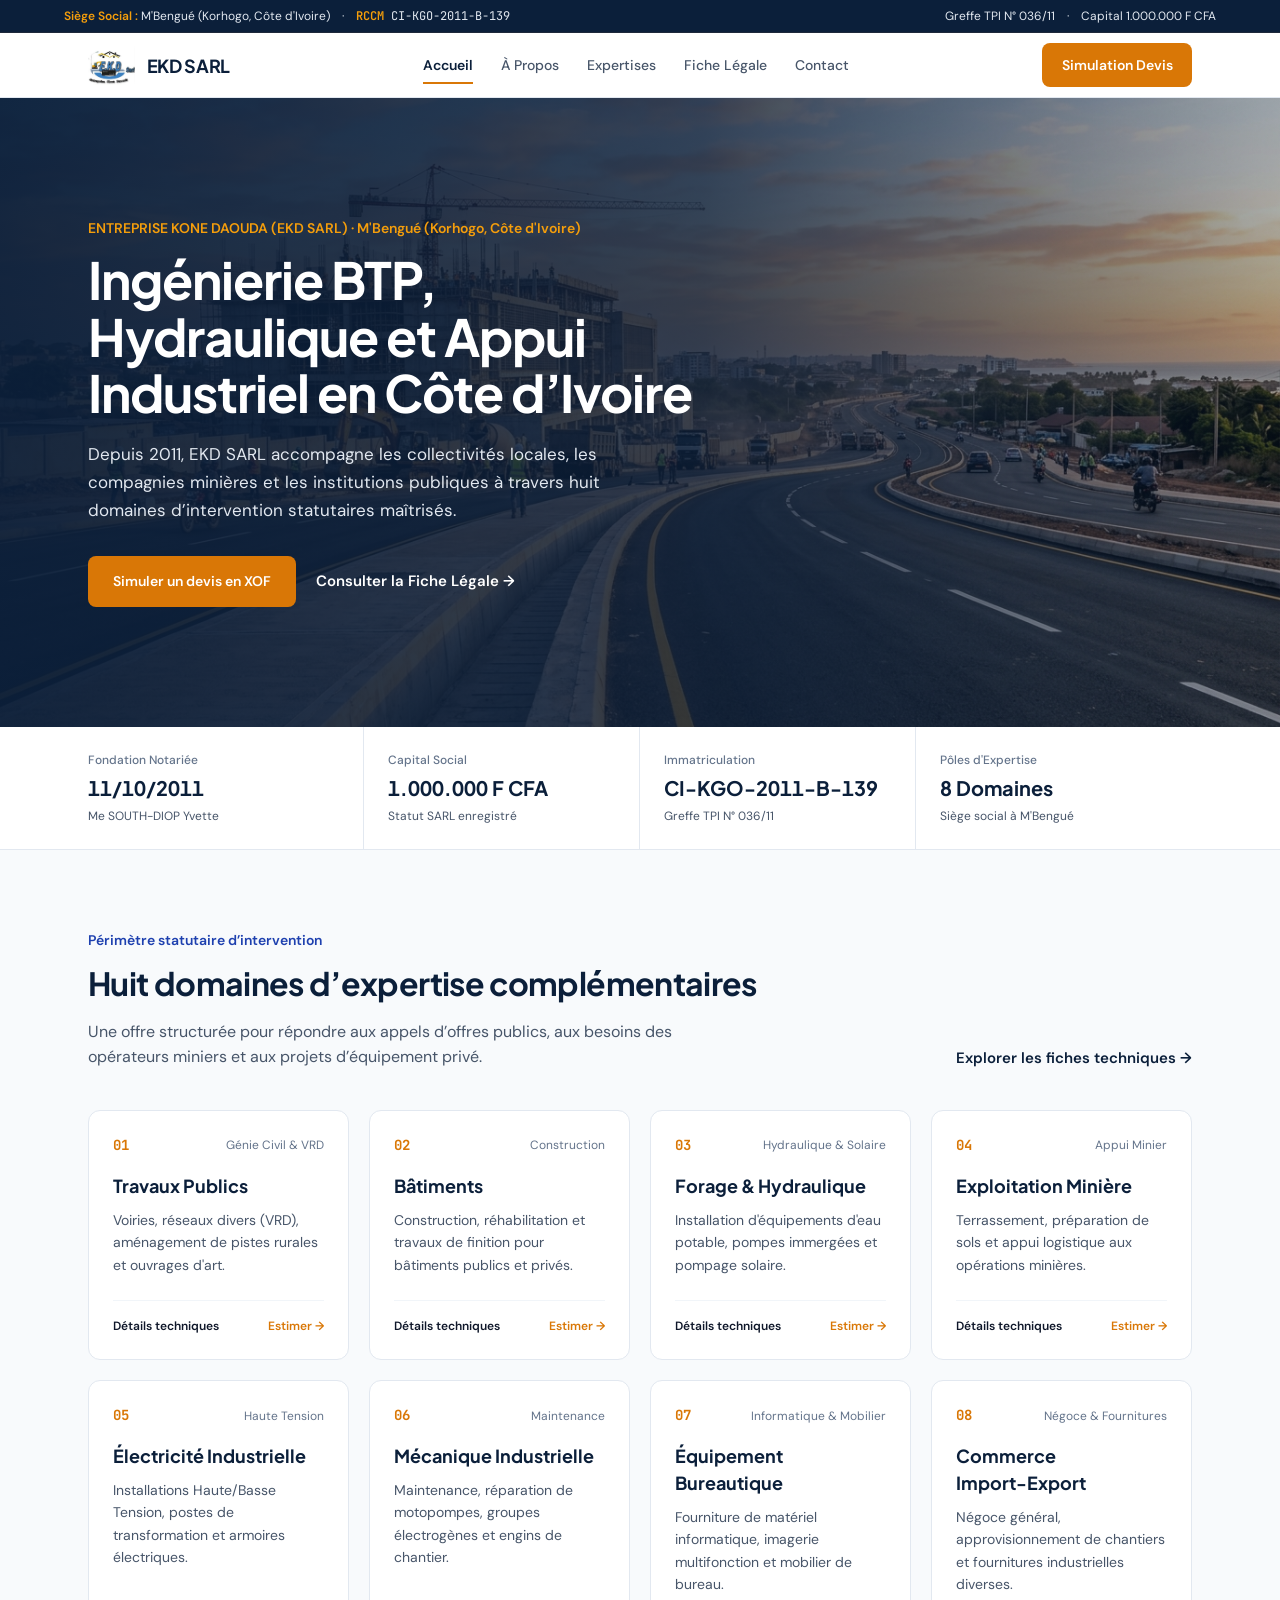
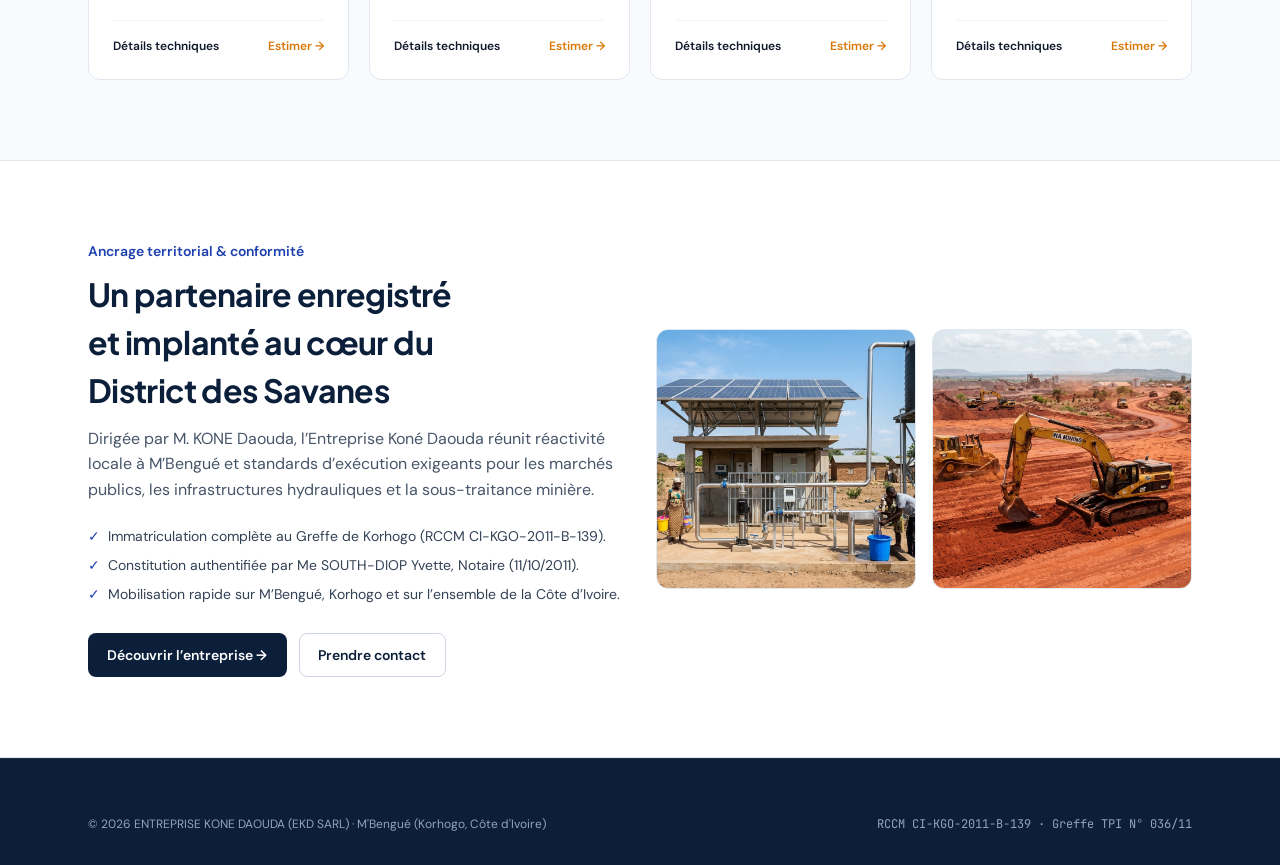
<file: index.html>
<!doctype html>
<html lang="fr">
  <head>
    <meta charset="UTF-8" />
    <meta name="viewport" content="width=device-width, initial-scale=1.0" />
    <title>EKD SARL — Entreprise Koné Daouda | BTP, Hydraulique &amp; Industrie</title>
    <meta name="description" content="Entreprise Koné Daouda (EKD SARL) à M'Bengué, Korhogo (Côte d'Ivoire). 8 domaines d'expertise statutaires, RCCM CI-KGO-2011-B-139." />
    <link rel="stylesheet" href="styles.css" />
  </head>
  <body>
    <div class="top-info-bar">
      <div class="container top-info-inner">
        <div class="top-info-group">
          <span><strong class="top-info-accent">Siège Social :</strong> M'Bengué (Korhogo, Côte d'Ivoire)</span>
          <span>·</span>
          <span class="font-mono"><strong class="top-info-accent">RCCM</strong> CI-KGO-2011-B-139</span>
        </div>
        <div class="top-info-group">
          <span>Greffe TPI N° 036/11</span>
          <span>·</span>
          <span>Capital 1.000.000 F CFA</span>
        </div>
      </div>
    </div>

    <header class="site-header">
      <div class="container header-inner">
        <a href="index.html" class="brand-link">
          <img src="images/logo_ekd_sarl.jpeg" alt="Logo EKD SARL" class="brand-logo" />
          <span class="brand-wordmark">EKD SARL</span>
        </a>
        <nav class="main-nav" aria-label="Navigation principale">
          <a href="index.html" class="nav-link active">Accueil</a>
          <a href="a-propos.html" class="nav-link">À Propos</a>
          <a href="expertises.html" class="nav-link">Expertises</a>
          <a href="fiche-legale.html" class="nav-link">Fiche Légale</a>
          <a href="contact.html" class="nav-link">Contact</a>
        </nav>
        <div class="header-actions">
          <a href="simulation-devis.html" class="btn btn-primary header-cta">Simulation Devis</a>
          <button type="button" class="mobile-menu-btn" aria-label="Ouvrir le menu" onclick="document.getElementById('mobileDrawer').classList.toggle('open')">☰</button>
        </div>
      </div>
      <div id="mobileDrawer" class="mobile-drawer">
        <div class="mobile-drawer-meta">M'Bengué (Korhogo, Côte d'Ivoire) · RCCM CI-KGO-2011-B-139</div>
        <nav class="mobile-drawer-links" aria-label="Navigation mobile">
          <a href="index.html" class="active">Accueil</a>
          <a href="a-propos.html">À Propos</a>
          <a href="expertises.html">Expertises</a>
          <a href="fiche-legale.html">Fiche Légale</a>
          <a href="contact.html">Contact</a>
        </nav>
        <a href="simulation-devis.html" class="btn btn-primary" style="width: 100%">Simulation Devis (XOF)</a>
      </div>
    </header>

    <main>
      <section class="hero-section">
        <img src="images/hero_infrastructure_btp.jpg" alt="Chantier d'infrastructure routière et bâtiment public EKD SARL" class="hero-bg" />
        <div class="hero-scrim" aria-hidden="true"></div>
        <div class="container">
          <div class="hero-content">
            <p class="hero-kicker">ENTREPRISE KONE DAOUDA (EKD SARL) · M'Bengué (Korhogo, Côte d'Ivoire)</p>
            <h1 class="hero-title">Ingénierie BTP, Hydraulique et Appui Industriel en Côte d’Ivoire</h1>
            <p class="hero-subtitle">Depuis 2011, EKD SARL accompagne les collectivités locales, les compagnies minières et les institutions publiques à travers huit domaines d’intervention statutaires maîtrisés.</p>
            <div class="hero-actions">
              <a href="simulation-devis.html" class="btn btn-primary btn-lg">Simuler un devis en XOF</a>
              <a href="fiche-legale.html" class="hero-link">Consulter la Fiche Légale →</a>
            </div>
          </div>
        </div>
      </section>

      <section class="metrics-strip" aria-label="Repères institutionnels">
        <div class="container metrics-grid">
          <div class="metric-cell"><p class="metric-label">Fondation Notariée</p><p class="metric-value tabular-nums">11/10/2011</p><p class="metric-detail">Me SOUTH-DIOP Yvette</p></div>
          <div class="metric-cell"><p class="metric-label">Capital Social</p><p class="metric-value tabular-nums">1.000.000 F CFA</p><p class="metric-detail">Statut SARL enregistré</p></div>
          <div class="metric-cell"><p class="metric-label">Immatriculation</p><p class="metric-value tabular-nums">CI-KGO-2011-B-139</p><p class="metric-detail">Greffe TPI N° 036/11</p></div>
          <div class="metric-cell"><p class="metric-label">Pôles d'Expertise</p><p class="metric-value tabular-nums">8 Domaines</p><p class="metric-detail">Siège social à M'Bengué</p></div>
        </div>
      </section>

      <section class="section">
        <div class="container">
          <div class="section-header">
            <div>
              <p class="section-kicker">Périmètre statutaire d’intervention</p>
              <h2 class="section-title">Huit domaines d’expertise complémentaires</h2>
              <p class="section-lead">Une offre structurée pour répondre aux appels d’offres publics, aux besoins des opérateurs miniers et aux projets d’équipement privé.</p>
            </div>
            <a href="expertises.html" class="hero-link" style="color: var(--navy)">Explorer les fiches techniques →</a>
          </div>
          <div class="grid-4">
            <article class="card"><div><div class="card-meta"><span class="card-num">01</span><span class="card-cat">Génie Civil &amp; VRD</span></div><h3 class="card-title">Travaux Publics</h3><p class="card-text">Voiries, réseaux divers (VRD), aménagement de pistes rurales et ouvrages d'art.</p></div><div class="card-footer"><a href="expertises.html#travaux-publics">Détails techniques</a><a href="simulation-devis.html?domaine=travaux-publics" style="color: var(--amber)">Estimer →</a></div></article>
            <article class="card"><div><div class="card-meta"><span class="card-num">02</span><span class="card-cat">Construction</span></div><h3 class="card-title">Bâtiments</h3><p class="card-text">Construction, réhabilitation et travaux de finition pour bâtiments publics et privés.</p></div><div class="card-footer"><a href="expertises.html#batiments">Détails techniques</a><a href="simulation-devis.html?domaine=batiments" style="color: var(--amber)">Estimer →</a></div></article>
            <article class="card"><div><div class="card-meta"><span class="card-num">03</span><span class="card-cat">Hydraulique &amp; Solaire</span></div><h3 class="card-title">Forage &amp; Hydraulique</h3><p class="card-text">Installation d'équipements d'eau potable, pompes immergées et pompage solaire.</p></div><div class="card-footer"><a href="expertises.html#forage-hydraulique">Détails techniques</a><a href="simulation-devis.html?domaine=forage-hydraulique" style="color: var(--amber)">Estimer →</a></div></article>
            <article class="card"><div><div class="card-meta"><span class="card-num">04</span><span class="card-cat">Appui Minier</span></div><h3 class="card-title">Exploitation Minière</h3><p class="card-text">Terrassement, préparation de sols et appui logistique aux opérations minières.</p></div><div class="card-footer"><a href="expertises.html#exploitation-miniere">Détails techniques</a><a href="simulation-devis.html?domaine=exploitation-miniere" style="color: var(--amber)">Estimer →</a></div></article>
            <article class="card"><div><div class="card-meta"><span class="card-num">05</span><span class="card-cat">Haute Tension</span></div><h3 class="card-title">Électricité Industrielle</h3><p class="card-text">Installations Haute/Basse Tension, postes de transformation et armoires électriques.</p></div><div class="card-footer"><a href="expertises.html#electricite-industrielle">Détails techniques</a><a href="simulation-devis.html?domaine=electricite-industrielle" style="color: var(--amber)">Estimer →</a></div></article>
            <article class="card"><div><div class="card-meta"><span class="card-num">06</span><span class="card-cat">Maintenance</span></div><h3 class="card-title">Mécanique Industrielle</h3><p class="card-text">Maintenance, réparation de motopompes, groupes électrogènes et engins de chantier.</p></div><div class="card-footer"><a href="expertises.html#mecanique-industrielle">Détails techniques</a><a href="simulation-devis.html?domaine=mecanique-industrielle" style="color: var(--amber)">Estimer →</a></div></article>
            <article class="card"><div><div class="card-meta"><span class="card-num">07</span><span class="card-cat">Informatique &amp; Mobilier</span></div><h3 class="card-title">Équipement Bureautique</h3><p class="card-text">Fourniture de matériel informatique, imagerie multifonction et mobilier de bureau.</p></div><div class="card-footer"><a href="expertises.html#equipement-bureautique">Détails techniques</a><a href="simulation-devis.html?domaine=equipement-bureautique" style="color: var(--amber)">Estimer →</a></div></article>
            <article class="card"><div><div class="card-meta"><span class="card-num">08</span><span class="card-cat">Négoce &amp; Fournitures</span></div><h3 class="card-title">Commerce Import-Export</h3><p class="card-text">Négoce général, approvisionnement de chantiers et fournitures industrielles diverses.</p></div><div class="card-footer"><a href="expertises.html#commerce-import-export">Détails techniques</a><a href="simulation-devis.html?domaine=commerce-import-export" style="color: var(--amber)">Estimer →</a></div></article>
          </div>
        </div>
      </section>

      <section class="section section-white">
        <div class="container grid-2" style="align-items: center">
          <div>
            <p class="section-kicker">Ancrage territorial &amp; conformité</p>
            <h2 class="section-title">Un partenaire enregistré et implanté au cœur du District des Savanes</h2>
            <p class="section-lead">Dirigée par M. KONE Daouda, l’Entreprise Koné Daouda réunit réactivité locale à M’Bengué et standards d’exécution exigeants pour les marchés publics, les infrastructures hydrauliques et la sous-traitance minière.</p>
            <ul class="checklist" style="grid-template-columns: 1fr; margin-top: 1.5rem">
              <li>Immatriculation complète au Greffe de Korhogo (RCCM CI-KGO-2011-B-139).</li>
              <li>Constitution authentifiée par Me SOUTH-DIOP Yvette, Notaire (11/10/2011).</li>
              <li>Mobilisation rapide sur M’Bengué, Korhogo et sur l’ensemble de la Côte d’Ivoire.</li>
            </ul>
            <div style="margin-top: 1.75rem; display: flex; flex-wrap: wrap; gap: 0.75rem">
              <a href="a-propos.html" class="btn btn-navy">Découvrir l’entreprise →</a>
              <a href="contact.html" class="btn btn-outline">Prendre contact</a>
            </div>
          </div>
          <div class="grid-2" style="gap: 1rem">
            <img src="images/expertise_forage_hydraulique.jpg" alt="Station de pompage hydraulique solaire EKD SARL" style="width: 100%; height: 260px; object-fit: cover; border-radius: 0.75rem; border: 1px solid var(--border)" />
            <img src="images/expertise_mine_terrassement.jpg" alt="Terrassement et appui logistique aux opérations minières" style="width: 100%; height: 260px; object-fit: cover; border-radius: 0.75rem; border: 1px solid var(--border)" />
          </div>
        </div>
      </section>
    </main>

    <footer class="site-footer">
      <div class="container">
        <div class="footer-bottom" style="padding-top: 0">
          <p>© 2026 ENTREPRISE KONE DAOUDA (EKD SARL) · M'Bengué (Korhogo, Côte d'Ivoire)</p>
          <p class="font-mono">RCCM CI-KGO-2011-B-139 · Greffe TPI N° 036/11</p>
        </div>
      </div>
    </footer>
      <script src="loader.js"></script>
  </body>
</html>
</file>
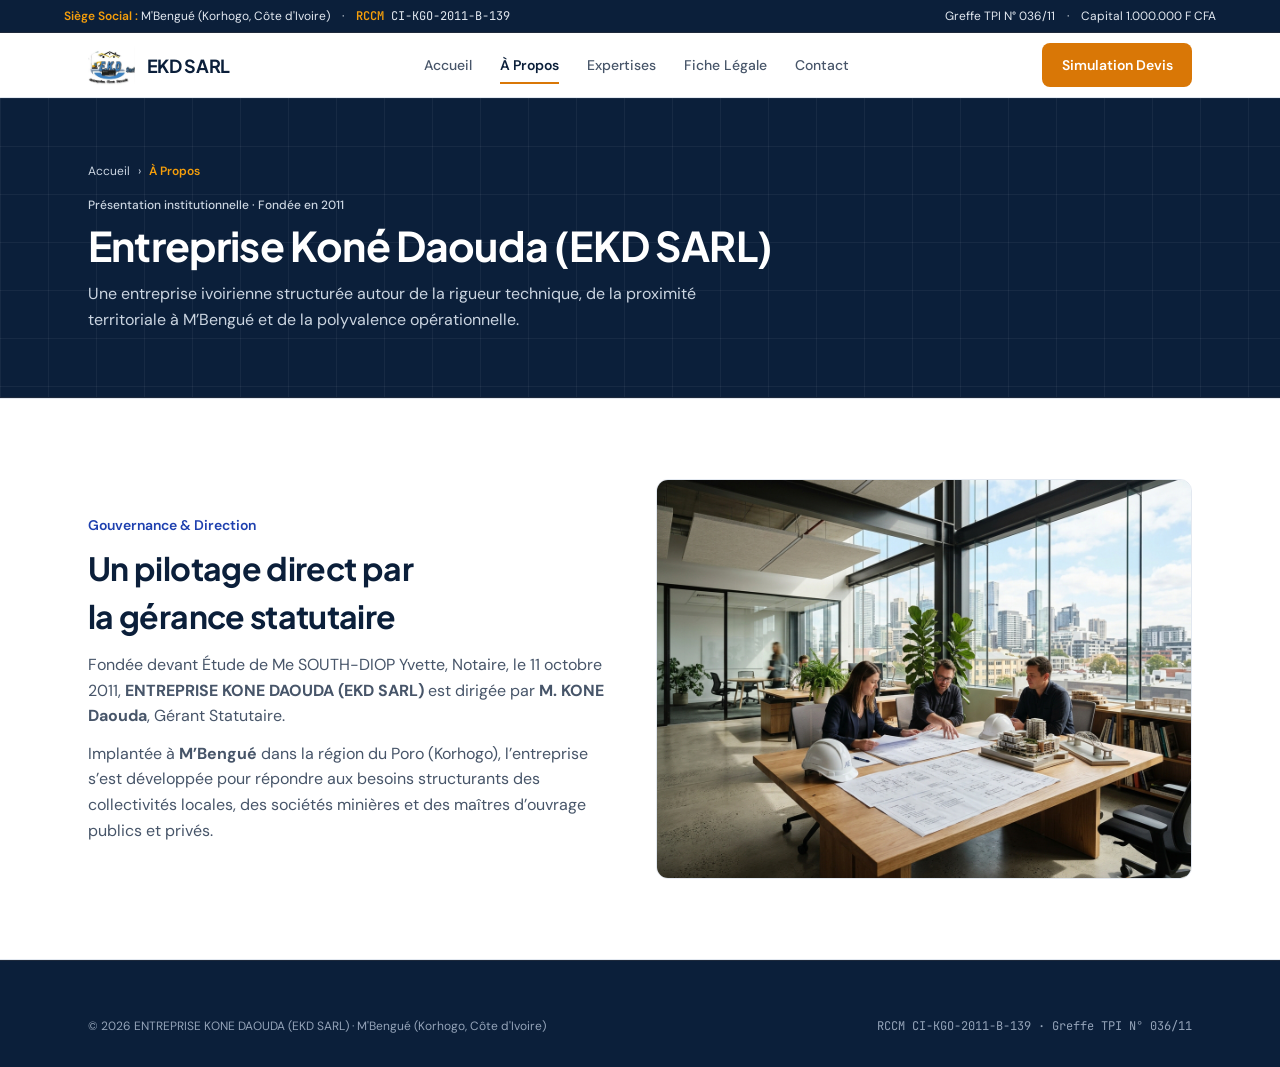
<file: a-propos.html>
<!doctype html>
<html lang="fr">
  <head>
    <meta charset="UTF-8" />
    <meta name="viewport" content="width=device-width, initial-scale=1.0" />
    <title>À Propos — EKD SARL | Entreprise Koné Daouda</title>
    <link rel="stylesheet" href="styles.css" />
  </head>
  <body>
    <div class="top-info-bar">
      <div class="container top-info-inner">
        <div class="top-info-group"><span><strong class="top-info-accent">Siège Social :</strong> M'Bengué (Korhogo, Côte d'Ivoire)</span><span>·</span><span class="font-mono"><strong class="top-info-accent">RCCM</strong> CI-KGO-2011-B-139</span></div>
        <div class="top-info-group"><span>Greffe TPI N° 036/11</span><span>·</span><span>Capital 1.000.000 F CFA</span></div>
      </div>
    </div>
    <header class="site-header">
      <div class="container header-inner">
        <a href="index.html" class="brand-link"><img src="images/logo_ekd_sarl.jpeg" alt="Logo EKD SARL" class="brand-logo" /><span class="brand-wordmark">EKD SARL</span></a>
        <nav class="main-nav" aria-label="Navigation principale">
          <a href="index.html" class="nav-link">Accueil</a>
          <a href="a-propos.html" class="nav-link active">À Propos</a>
          <a href="expertises.html" class="nav-link">Expertises</a>
          <a href="fiche-legale.html" class="nav-link">Fiche Légale</a>
          <a href="contact.html" class="nav-link">Contact</a>
        </nav>
        <div class="header-actions">
          <a href="simulation-devis.html" class="btn btn-primary header-cta">Simulation Devis</a>
          <button type="button" class="mobile-menu-btn" aria-label="Ouvrir le menu" onclick="document.getElementById('mobileDrawer').classList.toggle('open')">☰</button>
        </div>
      </div>
      <div id="mobileDrawer" class="mobile-drawer">
        <div class="mobile-drawer-meta">M'Bengué (Korhogo, Côte d'Ivoire) · RCCM CI-KGO-2011-B-139</div>
        <nav class="mobile-drawer-links" aria-label="Navigation mobile">
          <a href="index.html">Accueil</a><a href="a-propos.html" class="active">À Propos</a><a href="expertises.html">Expertises</a><a href="fiche-legale.html">Fiche Légale</a><a href="contact.html">Contact</a>
        </nav>
        <a href="simulation-devis.html" class="btn btn-primary" style="width: 100%">Simulation Devis (XOF)</a>
      </div>
    </header>
    <main>
      <section class="page-banner">
        <div class="container">
          <nav class="breadcrumb" aria-label="Fil d'Ariane"><a href="index.html">Accueil</a><span>›</span><span class="breadcrumb-current">À Propos</span></nav>
          <p class="banner-kicker">Présentation institutionnelle · Fondée en 2011</p>
          <h1 class="banner-title">Entreprise Koné Daouda (EKD SARL)</h1>
          <p class="banner-subtitle">Une entreprise ivoirienne structurée autour de la rigueur technique, de la proximité territoriale à M’Bengué et de la polyvalence opérationnelle.</p>
        </div>
      </section>
      <section class="section section-white">
        <div class="container grid-2" style="align-items: center">
          <div>
            <p class="section-kicker">Gouvernance &amp; Direction</p>
            <h2 class="section-title">Un pilotage direct par la gérance statutaire</h2>
            <p class="section-lead">Fondée devant Étude de Me SOUTH-DIOP Yvette, Notaire, le 11 octobre 2011, <strong>ENTREPRISE KONE DAOUDA (EKD SARL)</strong> est dirigée par <strong>M. KONE Daouda</strong>, Gérant Statutaire.</p>
            <p class="section-lead">Implantée à <strong>M’Bengué</strong> dans la région du Poro (Korhogo), l’entreprise s’est développée pour répondre aux besoins structurants des collectivités locales, des sociétés minières et des maîtres d’ouvrage publics et privés.</p>
          </div>
          <div><img src="images/about_siege_direction.jpg" alt="Bureau d'études techniques EKD SARL" style="width: 100%; border-radius: 0.75rem; border: 1px solid var(--border)" /></div>
        </div>
      </section>
    </main>
    <footer class="site-footer"><div class="container"><div class="footer-bottom" style="padding-top: 0"><p>© 2026 ENTREPRISE KONE DAOUDA (EKD SARL) · M'Bengué (Korhogo, Côte d'Ivoire)</p><p class="font-mono">RCCM CI-KGO-2011-B-139 · Greffe TPI N° 036/11</p></div></div></footer>
      <script src="loader.js"></script>
  </body>
</html>
</file>
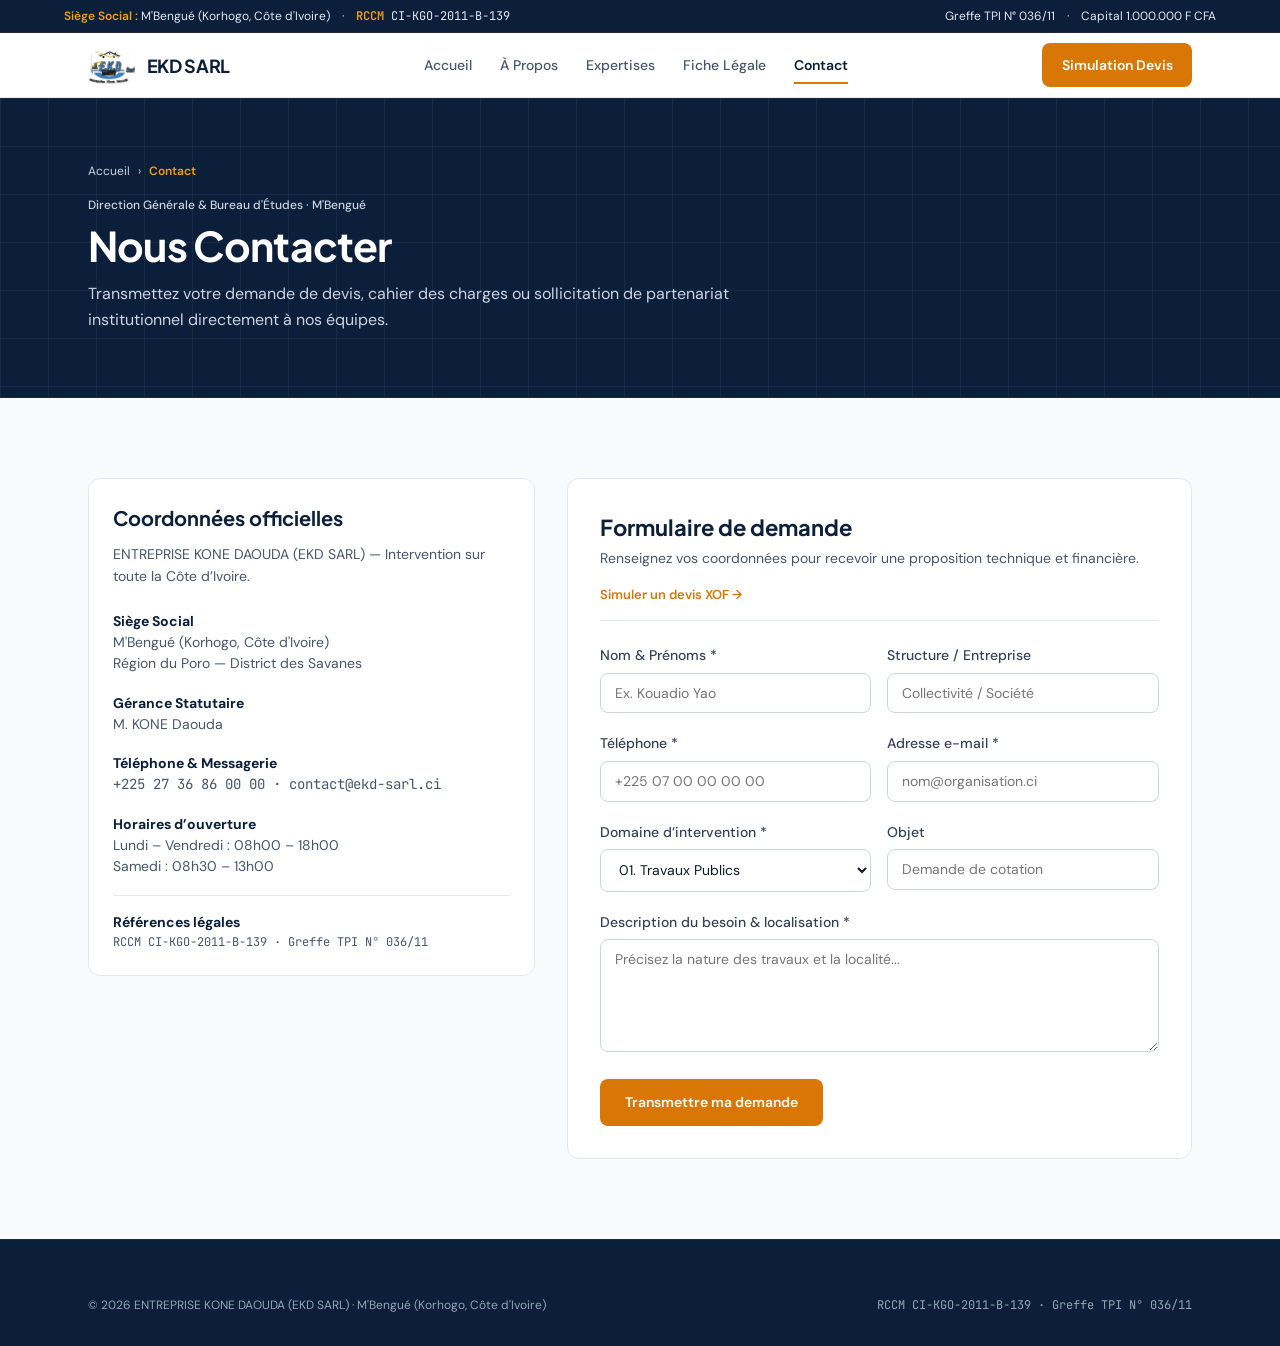
<file: contact.html>
<!doctype html>
<html lang="fr">
  <head>
    <meta charset="UTF-8" />
    <meta name="viewport" content="width=device-width, initial-scale=1.0" />
    <title>Contact — EKD SARL | M'Bengué, Korhogo</title>
    <link rel="stylesheet" href="styles.css" />
  </head>
  <body>
    <div class="top-info-bar">
      <div class="container top-info-inner">
        <div class="top-info-group"><span><strong class="top-info-accent">Siège Social :</strong> M'Bengué (Korhogo, Côte d'Ivoire)</span><span>·</span><span class="font-mono"><strong class="top-info-accent">RCCM</strong> CI-KGO-2011-B-139</span></div>
        <div class="top-info-group"><span>Greffe TPI N° 036/11</span><span>·</span><span>Capital 1.000.000 F CFA</span></div>
      </div>
    </div>
    <header class="site-header">
      <div class="container header-inner">
        <a href="index.html" class="brand-link"><img src="images/logo_ekd_sarl.jpeg" alt="Logo EKD SARL" class="brand-logo" /><span class="brand-wordmark">EKD SARL</span></a>
        <nav class="main-nav" aria-label="Navigation principale">
          <a href="index.html" class="nav-link">Accueil</a><a href="a-propos.html" class="nav-link">À Propos</a><a href="expertises.html" class="nav-link">Expertises</a><a href="fiche-legale.html" class="nav-link">Fiche Légale</a><a href="contact.html" class="nav-link active">Contact</a>
        </nav>
        <div class="header-actions">
          <a href="simulation-devis.html" class="btn btn-primary header-cta">Simulation Devis</a>
          <button type="button" class="mobile-menu-btn" aria-label="Ouvrir le menu" onclick="document.getElementById('mobileDrawer').classList.toggle('open')">☰</button>
        </div>
      </div>
      <div id="mobileDrawer" class="mobile-drawer">
        <div class="mobile-drawer-meta">M'Bengué (Korhogo, Côte d'Ivoire) · RCCM CI-KGO-2011-B-139</div>
        <nav class="mobile-drawer-links" aria-label="Navigation mobile">
          <a href="index.html">Accueil</a><a href="a-propos.html">À Propos</a><a href="expertises.html">Expertises</a><a href="fiche-legale.html">Fiche Légale</a><a href="contact.html" class="active">Contact</a>
        </nav>
        <a href="simulation-devis.html" class="btn btn-primary" style="width: 100%">Simulation Devis (XOF)</a>
      </div>
    </header>
    <main>
      <section class="page-banner">
        <div class="container">
          <nav class="breadcrumb" aria-label="Fil d'Ariane"><a href="index.html">Accueil</a><span>›</span><span class="breadcrumb-current">Contact</span></nav>
          <p class="banner-kicker">Direction Générale &amp; Bureau d'Études · M'Bengué</p>
          <h1 class="banner-title">Nous Contacter</h1>
          <p class="banner-subtitle">Transmettez votre demande de devis, cahier des charges ou sollicitation de partenariat institutionnel directement à nos équipes.</p>
        </div>
      </section>
      <section class="section">
        <div class="container">
          <div class="grid-asymmetric" style="gap: 2rem; align-items: start">
            <div class="card">
              <h2 class="card-title" style="font-size: 1.25rem">Coordonnées officielles</h2>
              <p class="card-text" style="margin-bottom: 1.5rem">ENTREPRISE KONE DAOUDA (EKD SARL) — Intervention sur toute la Côte d’Ivoire.</p>
              <div style="display: flex; flex-direction: column; gap: 1.15rem; font-size: 0.875rem">
                <div><p style="font-weight: 700; color: var(--navy)">Siège Social</p><p style="color: var(--muted)">M'Bengué (Korhogo, Côte d'Ivoire)<br />Région du Poro — District des Savanes</p></div>
                <div><p style="font-weight: 700; color: var(--navy)">Gérance Statutaire</p><p style="color: var(--muted)">M. KONE Daouda</p></div>
                <div><p style="font-weight: 700; color: var(--navy)">Téléphone &amp; Messagerie</p><p class="font-mono" style="color: var(--muted)">+225 27 36 86 00 00 · contact@ekd-sarl.ci</p></div>
                <div><p style="font-weight: 700; color: var(--navy)">Horaires d’ouverture</p><p style="color: var(--muted)">Lundi – Vendredi : 08h00 – 18h00<br />Samedi : 08h30 – 13h00</p></div>
                <div style="padding-top: 1rem; border-top: 1px solid var(--border)"><p style="font-weight: 700; color: var(--navy)">Références légales</p><p class="font-mono" style="font-size: 0.75rem; color: var(--muted)">RCCM CI-KGO-2011-B-139 · Greffe TPI N° 036/11</p></div>
              </div>
            </div>
            <div class="card" style="padding: 2rem">
              <div style="display: flex; justify-content: space-between; align-items: center; gap: 1rem; padding-bottom: 1rem; border-bottom: 1px solid var(--border); flex-wrap: wrap">
                <div><h2 class="card-title" style="font-size: 1.375rem">Formulaire de demande</h2><p style="font-size: 0.875rem; color: var(--muted); margin-top: 0.25rem">Renseignez vos coordonnées pour recevoir une proposition technique et financière.</p></div>
                <a href="simulation-devis.html" style="font-size: 0.8125rem; font-weight: 600; color: var(--amber)">Simuler un devis XOF →</a>
              </div>
              <div id="attachedQuoteBox" style="display: none; margin-top: 1.25rem; padding: 1rem; border-radius: 0.5rem; background: var(--navy); color: #fff">
                <p style="font-size: 0.75rem; color: var(--amber-bright); font-weight: 600">Simulation budgétaire XOF associée au formulaire</p>
                <p id="attachedQuoteSummary" style="font-weight: 700; margin-top: 0.25rem"></p>
              </div>
              <form id="contactForm" onsubmit="submitContactForm(event)" style="margin-top: 1.5rem">
                <div class="grid-2" style="gap: 1rem">
                  <div class="form-group"><label for="fullName" class="form-label">Nom &amp; Prénoms *</label><input id="fullName" type="text" required class="form-control" placeholder="Ex. Kouadio Yao" /></div>
                  <div class="form-group"><label for="org" class="form-label">Structure / Entreprise</label><input id="org" type="text" class="form-control" placeholder="Collectivité / Société" /></div>
                </div>
                <div class="grid-2" style="gap: 1rem">
                  <div class="form-group"><label for="phone" class="form-label">Téléphone *</label><input id="phone" type="tel" required class="form-control font-mono" placeholder="+225 07 00 00 00 00" /></div>
                  <div class="form-group"><label for="email" class="form-label">Adresse e-mail *</label><input id="email" type="email" required class="form-control" placeholder="nom@organisation.ci" /></div>
                </div>
                <div class="grid-2" style="gap: 1rem">
                  <div class="form-group"><label for="domainSelect" class="form-label">Domaine d’intervention *</label><select id="domainSelect" class="form-control"><option value="travaux-publics">01. Travaux Publics</option><option value="batiments">02. Bâtiments</option><option value="forage-hydraulique">03. Forage &amp; Hydraulique</option><option value="exploitation-miniere">04. Exploitation Minière</option><option value="electricite-industrielle">05. Électricité Industrielle</option><option value="mecanique-industrielle">06. Mécanique Industrielle</option><option value="equipement-bureautique">07. Équipement Bureautique</option><option value="commerce-import-export">08. Commerce Import-Export</option></select></div>
                  <div class="form-group"><label for="subject" class="form-label">Objet</label><input id="subject" type="text" class="form-control" placeholder="Demande de cotation" /></div>
                </div>
                <div class="form-group"><label for="message" class="form-label">Description du besoin &amp; localisation *</label><textarea id="message" rows="5" required class="form-control" placeholder="Précisez la nature des travaux et la localité..."></textarea></div>
                <button type="submit" class="btn btn-primary btn-lg">Transmettre ma demande</button>
              </form>
            </div>
          </div>
        </div>
      </section>
    </main>
    <div id="toastContainer" class="toast-container" aria-live="polite"></div>
    <footer class="site-footer"><div class="container"><div class="footer-bottom" style="padding-top: 0"><p>© 2026 ENTREPRISE KONE DAOUDA (EKD SARL) · M'Bengué (Korhogo, Côte d'Ivoire)</p><p class="font-mono">RCCM CI-KGO-2011-B-139 · Greffe TPI N° 036/11</p></div></div></footer>
    <script>
      (function () {
        var raw = localStorage.getItem('ekd_quote_transfer');
        if (raw) {
          try {
            var q = JSON.parse(raw);
            document.getElementById('attachedQuoteBox').style.display = 'block';
            document.getElementById('attachedQuoteSummary').textContent = q.domainNum + '. ' + q.domainTitle + ' — ' + q.rangeText;
            document.getElementById('domainSelect').value = q.domainId;
            document.getElementById('subject').value = 'Demande de devis — ' + q.domainTitle + ' (' + q.refText + ')';
            document.getElementById('message').value = 'Bonjour,\n\nSuite à la simulation réalisée, je souhaite recevoir un devis détaillé :\n• Domaine : ' + q.domainNum + '. ' + q.domainTitle + '\n• Prestation : ' + q.scopeLabel + '\n• Volume : ' + q.qty + ' ' + q.unit + '\n• Zone : ' + q.zoneLabel + '\n• Estimation indicative : ' + q.rangeText + '\n\nMerci de nous recontacter.';
          } catch (e) {}
        }
      })();
      function showToast(title, desc) {
        var c = document.getElementById('toastContainer'), el = document.createElement('div');
        el.className = 'toast'; el.innerHTML = '<div class="toast-title">' + title + '</div><div class="toast-desc">' + desc + '</div>';
        c.appendChild(el); setTimeout(function () { el.remove(); }, 6000);
      }
      function submitContactForm(e) {
        e.preventDefault();
        var fullName = document.getElementById('fullName').value.trim();
        if (fullName.length < 2) return;
        localStorage.removeItem('ekd_quote_transfer');
        showToast('Demande transmise avec succès', 'Merci ' + fullName + '. Votre demande a bien été enregistrée pour traitement par EKD SARL.');
        e.target.reset();
        document.getElementById('attachedQuoteBox').style.display = 'none';
      }
    </script>
      <script src="loader.js"></script>
  </body>
</html>
</file>
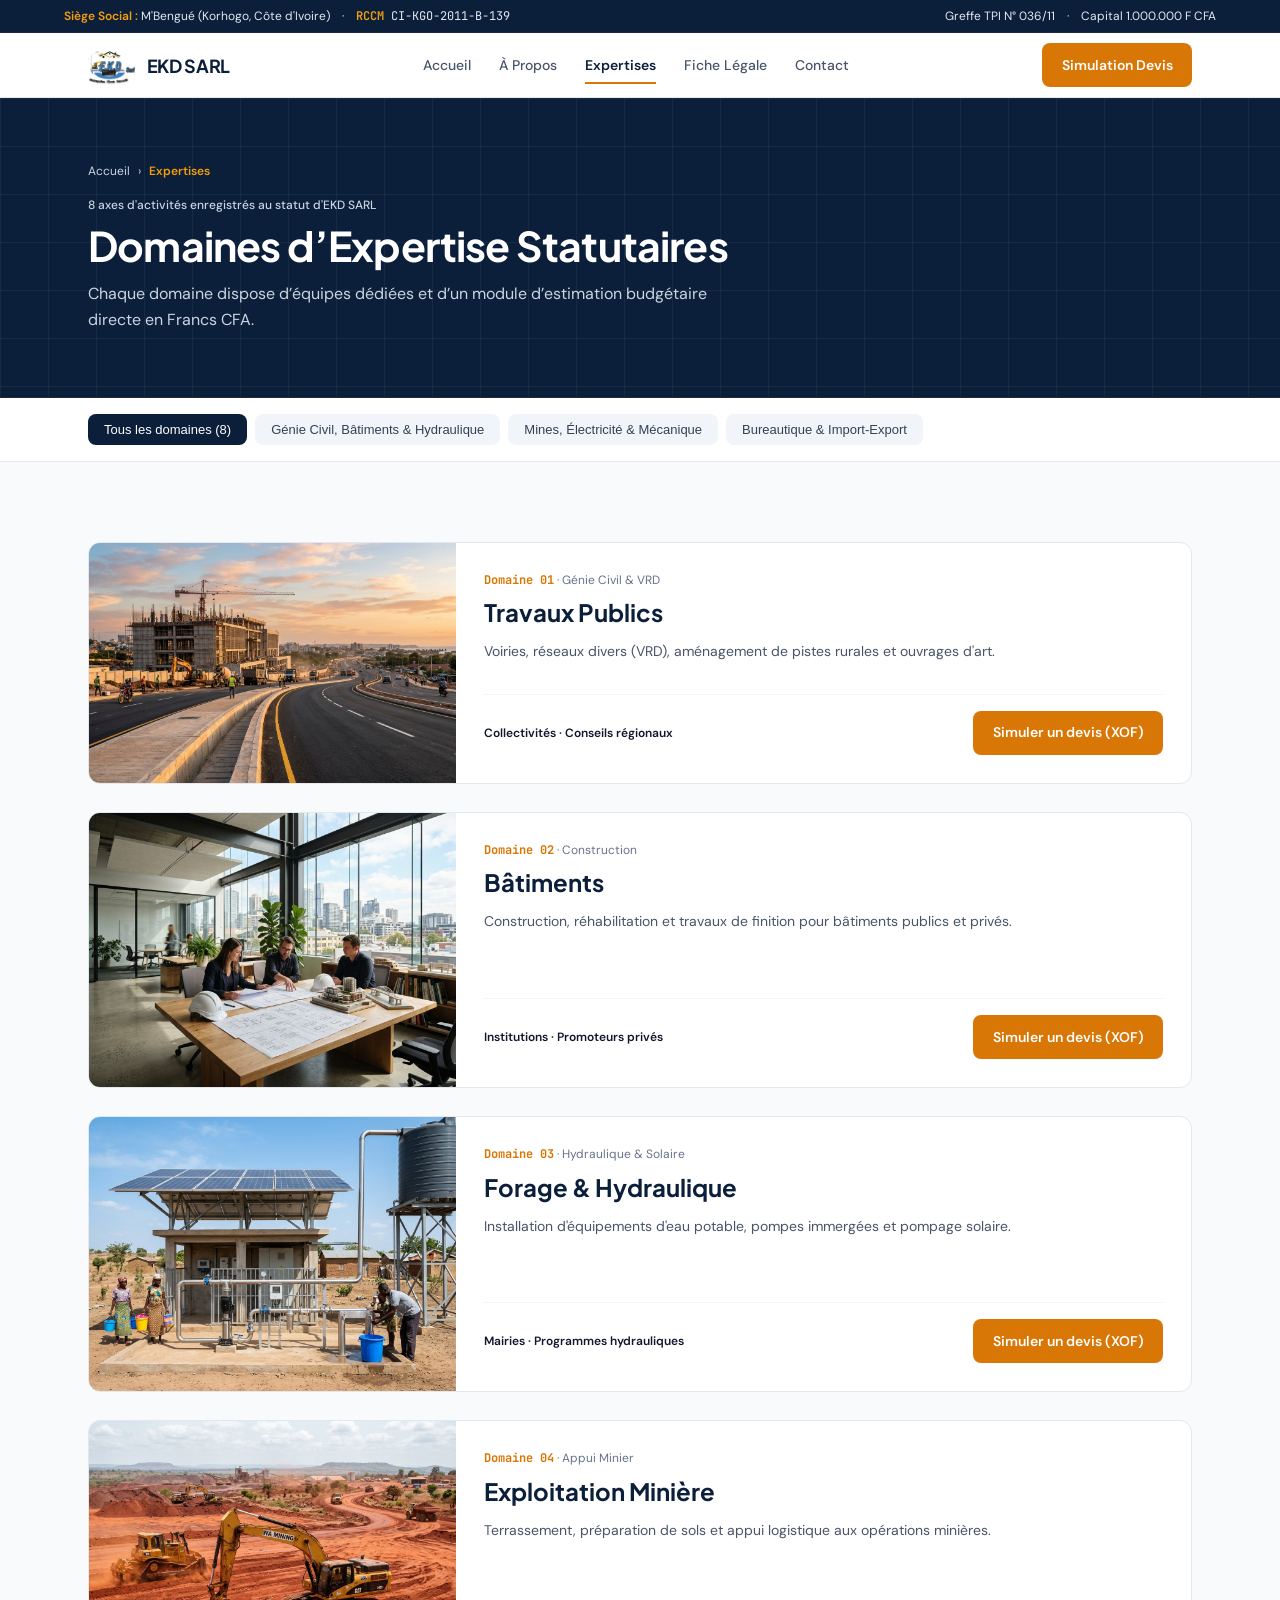
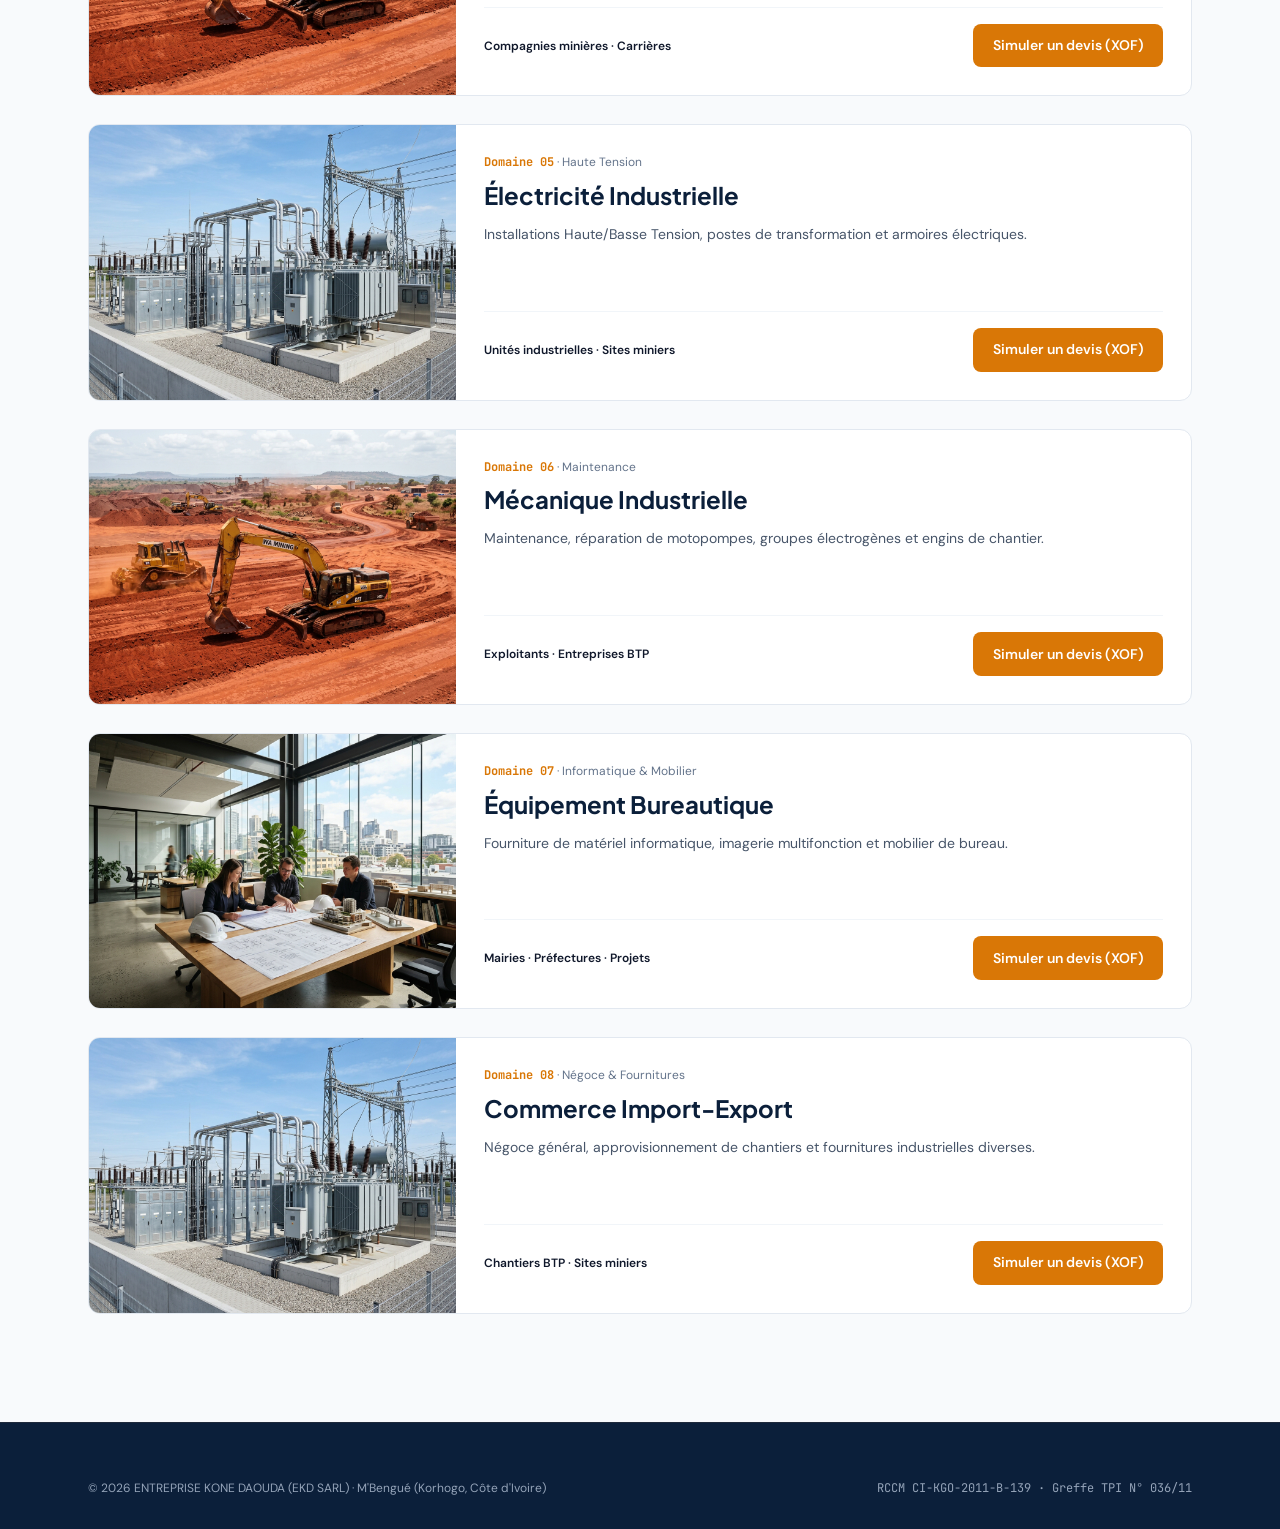
<file: expertises.html>
<!doctype html>
<html lang="fr">
  <head>
    <meta charset="UTF-8" />
    <meta name="viewport" content="width=device-width, initial-scale=1.0" />
    <title>Expertises — EKD SARL | 8 Domaines Statutaires</title>
    <link rel="stylesheet" href="styles.css" />
  </head>
  <body>
    <div class="top-info-bar">
      <div class="container top-info-inner">
        <div class="top-info-group"><span><strong class="top-info-accent">Siège Social :</strong> M'Bengué (Korhogo, Côte d'Ivoire)</span><span>·</span><span class="font-mono"><strong class="top-info-accent">RCCM</strong> CI-KGO-2011-B-139</span></div>
        <div class="top-info-group"><span>Greffe TPI N° 036/11</span><span>·</span><span>Capital 1.000.000 F CFA</span></div>
      </div>
    </div>
    <header class="site-header">
      <div class="container header-inner">
        <a href="index.html" class="brand-link"><img src="images/logo_ekd_sarl.jpeg" alt="Logo EKD SARL" class="brand-logo" /><span class="brand-wordmark">EKD SARL</span></a>
        <nav class="main-nav" aria-label="Navigation principale">
          <a href="index.html" class="nav-link">Accueil</a>
          <a href="a-propos.html" class="nav-link">À Propos</a>
          <a href="expertises.html" class="nav-link active">Expertises</a>
          <a href="fiche-legale.html" class="nav-link">Fiche Légale</a>
          <a href="contact.html" class="nav-link">Contact</a>
        </nav>
        <div class="header-actions">
          <a href="simulation-devis.html" class="btn btn-primary header-cta">Simulation Devis</a>
          <button type="button" class="mobile-menu-btn" aria-label="Ouvrir le menu" onclick="document.getElementById('mobileDrawer').classList.toggle('open')">☰</button>
        </div>
      </div>
      <div id="mobileDrawer" class="mobile-drawer">
        <div class="mobile-drawer-meta">M'Bengué (Korhogo, Côte d'Ivoire) · RCCM CI-KGO-2011-B-139</div>
        <nav class="mobile-drawer-links" aria-label="Navigation mobile">
          <a href="index.html">Accueil</a><a href="a-propos.html">À Propos</a><a href="expertises.html" class="active">Expertises</a><a href="fiche-legale.html">Fiche Légale</a><a href="contact.html">Contact</a>
        </nav>
        <a href="simulation-devis.html" class="btn btn-primary" style="width: 100%">Simulation Devis (XOF)</a>
      </div>
    </header>
    <main>
      <section class="page-banner">
        <div class="container">
          <nav class="breadcrumb" aria-label="Fil d'Ariane"><a href="index.html">Accueil</a><span>›</span><span class="breadcrumb-current">Expertises</span></nav>
          <p class="banner-kicker">8 axes d'activités enregistrés au statut d'EKD SARL</p>
          <h1 class="banner-title">Domaines d’Expertise Statutaires</h1>
          <p class="banner-subtitle">Chaque domaine dispose d’équipes dédiées et d’un module d’estimation budgétaire directe en Francs CFA.</p>
        </div>
      </section>
      <section style="background: #fff; border-bottom: 1px solid var(--border); padding: 1rem 0">
        <div class="container filter-bar" role="tablist" aria-label="Filtrer par pôle">
          <button type="button" class="filter-tab active" onclick="filterDomains('all', this)">Tous les domaines (8)</button>
          <button type="button" class="filter-tab" onclick="filterDomains('btp', this)">Génie Civil, Bâtiments &amp; Hydraulique</button>
          <button type="button" class="filter-tab" onclick="filterDomains('industrie', this)">Mines, Électricité &amp; Mécanique</button>
          <button type="button" class="filter-tab" onclick="filterDomains('negoce', this)">Bureautique &amp; Import-Export</button>
        </div>
      </section>
      <section class="section">
        <div class="container">
          <article id="travaux-publics" class="expertise-row" data-category="btp"><div class="expertise-img-wrap"><img src="images/hero_infrastructure_btp.jpg" alt="Travaux Publics EKD SARL" /></div><div class="expertise-body"><div><p style="font-size: 0.75rem; color: var(--subtle)"><span class="font-mono" style="color: var(--amber); font-weight: 700">Domaine 01</span> · Génie Civil &amp; VRD</p><h2 class="card-title" style="font-size: 1.5rem; margin-top: 0.35rem">Travaux Publics</h2><p class="card-text">Voiries, réseaux divers (VRD), aménagement de pistes rurales et ouvrages d'art.</p></div><div class="card-footer"><span>Collectivités · Conseils régionaux</span><a href="simulation-devis.html?domaine=travaux-publics" class="btn btn-primary">Simuler un devis (XOF)</a></div></div></article>
          <article id="batiments" class="expertise-row" data-category="btp"><div class="expertise-img-wrap"><img src="images/about_siege_direction.jpg" alt="Bâtiments EKD SARL" /></div><div class="expertise-body"><div><p style="font-size: 0.75rem; color: var(--subtle)"><span class="font-mono" style="color: var(--amber); font-weight: 700">Domaine 02</span> · Construction</p><h2 class="card-title" style="font-size: 1.5rem; margin-top: 0.35rem">Bâtiments</h2><p class="card-text">Construction, réhabilitation et travaux de finition pour bâtiments publics et privés.</p></div><div class="card-footer"><span>Institutions · Promoteurs privés</span><a href="simulation-devis.html?domaine=batiments" class="btn btn-primary">Simuler un devis (XOF)</a></div></div></article>
          <article id="forage-hydraulique" class="expertise-row" data-category="btp"><div class="expertise-img-wrap"><img src="images/expertise_forage_hydraulique.jpg" alt="Forage et Hydraulique" /></div><div class="expertise-body"><div><p style="font-size: 0.75rem; color: var(--subtle)"><span class="font-mono" style="color: var(--amber); font-weight: 700">Domaine 03</span> · Hydraulique &amp; Solaire</p><h2 class="card-title" style="font-size: 1.5rem; margin-top: 0.35rem">Forage &amp; Hydraulique</h2><p class="card-text">Installation d'équipements d'eau potable, pompes immergées et pompage solaire.</p></div><div class="card-footer"><span>Mairies · Programmes hydrauliques</span><a href="simulation-devis.html?domaine=forage-hydraulique" class="btn btn-primary">Simuler un devis (XOF)</a></div></div></article>
          <article id="exploitation-miniere" class="expertise-row" data-category="industrie"><div class="expertise-img-wrap"><img src="images/expertise_mine_terrassement.jpg" alt="Exploitation Minière" /></div><div class="expertise-body"><div><p style="font-size: 0.75rem; color: var(--subtle)"><span class="font-mono" style="color: var(--amber); font-weight: 700">Domaine 04</span> · Appui Minier</p><h2 class="card-title" style="font-size: 1.5rem; margin-top: 0.35rem">Exploitation Minière</h2><p class="card-text">Terrassement, préparation de sols et appui logistique aux opérations minières.</p></div><div class="card-footer"><span>Compagnies minières · Carrières</span><a href="simulation-devis.html?domaine=exploitation-miniere" class="btn btn-primary">Simuler un devis (XOF)</a></div></div></article>
          <article id="electricite-industrielle" class="expertise-row" data-category="industrie"><div class="expertise-img-wrap"><img src="images/expertise_electricite_industrielle.jpg" alt="Électricité Industrielle" /></div><div class="expertise-body"><div><p style="font-size: 0.75rem; color: var(--subtle)"><span class="font-mono" style="color: var(--amber); font-weight: 700">Domaine 05</span> · Haute Tension</p><h2 class="card-title" style="font-size: 1.5rem; margin-top: 0.35rem">Électricité Industrielle</h2><p class="card-text">Installations Haute/Basse Tension, postes de transformation et armoires électriques.</p></div><div class="card-footer"><span>Unités industrielles · Sites miniers</span><a href="simulation-devis.html?domaine=electricite-industrielle" class="btn btn-primary">Simuler un devis (XOF)</a></div></div></article>
          <article id="mecanique-industrielle" class="expertise-row" data-category="industrie"><div class="expertise-img-wrap"><img src="images/expertise_mine_terrassement.jpg" alt="Mécanique Industrielle" /></div><div class="expertise-body"><div><p style="font-size: 0.75rem; color: var(--subtle)"><span class="font-mono" style="color: var(--amber); font-weight: 700">Domaine 06</span> · Maintenance</p><h2 class="card-title" style="font-size: 1.5rem; margin-top: 0.35rem">Mécanique Industrielle</h2><p class="card-text">Maintenance, réparation de motopompes, groupes électrogènes et engins de chantier.</p></div><div class="card-footer"><span>Exploitants · Entreprises BTP</span><a href="simulation-devis.html?domaine=mecanique-industrielle" class="btn btn-primary">Simuler un devis (XOF)</a></div></div></article>
          <article id="equipement-bureautique" class="expertise-row" data-category="negoce"><div class="expertise-img-wrap"><img src="images/about_siege_direction.jpg" alt="Équipement Bureautique" /></div><div class="expertise-body"><div><p style="font-size: 0.75rem; color: var(--subtle)"><span class="font-mono" style="color: var(--amber); font-weight: 700">Domaine 07</span> · Informatique &amp; Mobilier</p><h2 class="card-title" style="font-size: 1.5rem; margin-top: 0.35rem">Équipement Bureautique</h2><p class="card-text">Fourniture de matériel informatique, imagerie multifonction et mobilier de bureau.</p></div><div class="card-footer"><span>Mairies · Préfectures · Projets</span><a href="simulation-devis.html?domaine=equipement-bureautique" class="btn btn-primary">Simuler un devis (XOF)</a></div></div></article>
          <article id="commerce-import-export" class="expertise-row" data-category="negoce"><div class="expertise-img-wrap"><img src="images/expertise_electricite_industrielle.jpg" alt="Commerce Import-Export" /></div><div class="expertise-body"><div><p style="font-size: 0.75rem; color: var(--subtle)"><span class="font-mono" style="color: var(--amber); font-weight: 700">Domaine 08</span> · Négoce &amp; Fournitures</p><h2 class="card-title" style="font-size: 1.5rem; margin-top: 0.35rem">Commerce Import-Export</h2><p class="card-text">Négoce général, approvisionnement de chantiers et fournitures industrielles diverses.</p></div><div class="card-footer"><span>Chantiers BTP · Sites miniers</span><a href="simulation-devis.html?domaine=commerce-import-export" class="btn btn-primary">Simuler un devis (XOF)</a></div></div></article>
        </div>
      </section>
    </main>
    <footer class="site-footer"><div class="container"><div class="footer-bottom" style="padding-top: 0"><p>© 2026 ENTREPRISE KONE DAOUDA (EKD SARL) · M'Bengué (Korhogo, Côte d'Ivoire)</p><p class="font-mono">RCCM CI-KGO-2011-B-139 · Greffe TPI N° 036/11</p></div></div></footer>
    <script>function filterDomains(c,b){document.querySelectorAll('.filter-tab').forEach(function(e){e.classList.remove('active')});b.classList.add('active');document.querySelectorAll('.expertise-row').forEach(function(r){r.style.display=(c==='all'||r.getAttribute('data-category')===c)?'grid':'none'})}</script>
      <script src="loader.js"></script>
  </body>
</html>
</file>
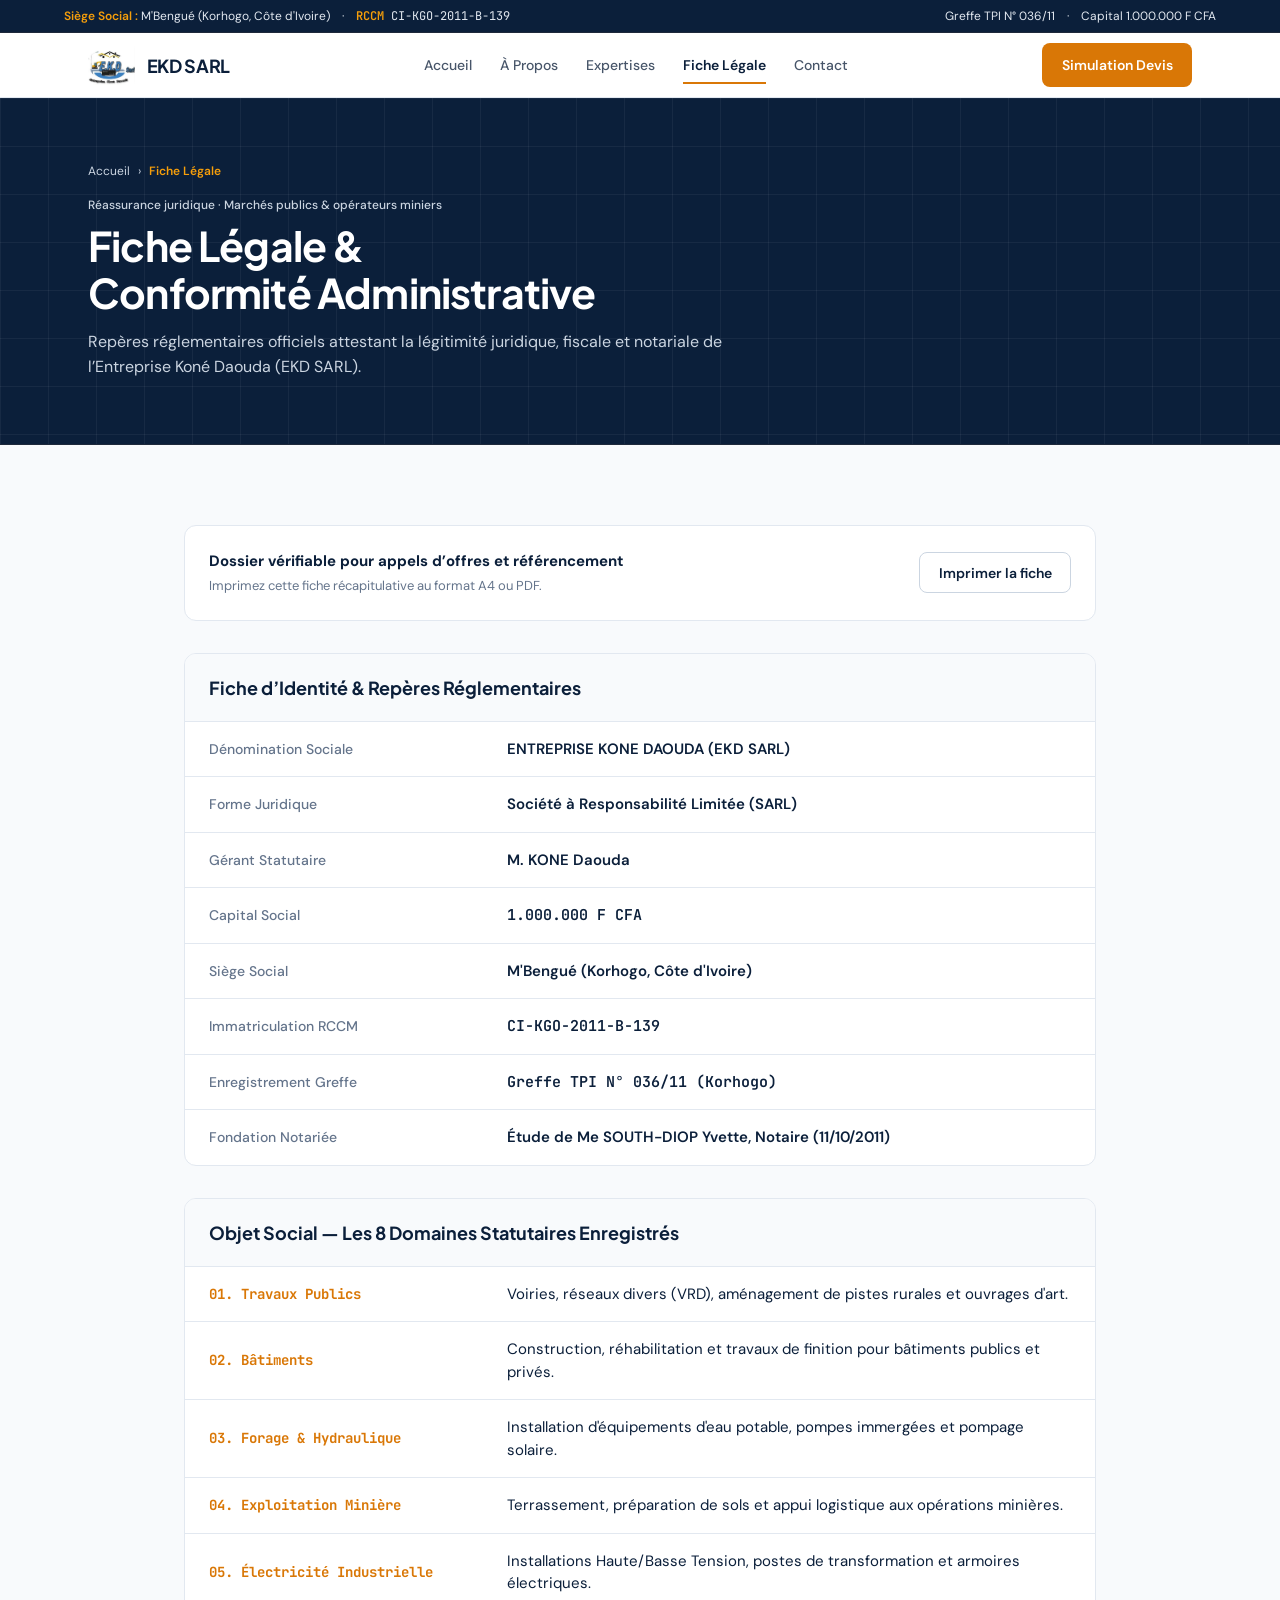
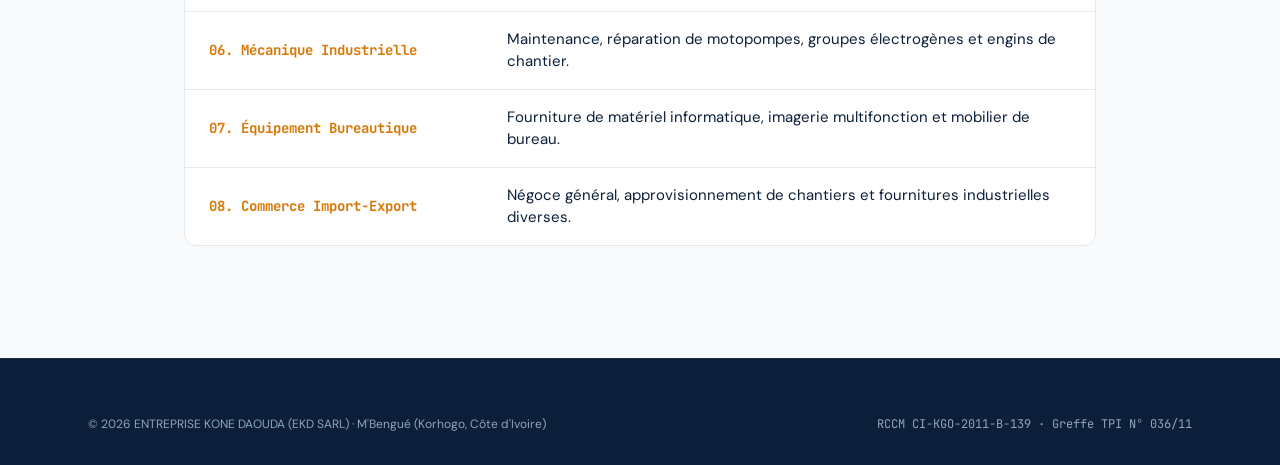
<file: fiche-legale.html>
<!doctype html>
<html lang="fr">
  <head>
    <meta charset="UTF-8" />
    <meta name="viewport" content="width=device-width, initial-scale=1.0" />
    <title>Fiche Légale — EKD SARL | RCCM CI-KGO-2011-B-139</title>
    <link rel="stylesheet" href="styles.css" />
  </head>
  <body>
    <div class="top-info-bar no-print">
      <div class="container top-info-inner">
        <div class="top-info-group"><span><strong class="top-info-accent">Siège Social :</strong> M'Bengué (Korhogo, Côte d'Ivoire)</span><span>·</span><span class="font-mono"><strong class="top-info-accent">RCCM</strong> CI-KGO-2011-B-139</span></div>
        <div class="top-info-group"><span>Greffe TPI N° 036/11</span><span>·</span><span>Capital 1.000.000 F CFA</span></div>
      </div>
    </div>
    <header class="site-header no-print">
      <div class="container header-inner">
        <a href="index.html" class="brand-link"><img src="images/logo_ekd_sarl.jpeg" alt="Logo EKD SARL" class="brand-logo" /><span class="brand-wordmark">EKD SARL</span></a>
        <nav class="main-nav" aria-label="Navigation principale">
          <a href="index.html" class="nav-link">Accueil</a>
          <a href="a-propos.html" class="nav-link">À Propos</a>
          <a href="expertises.html" class="nav-link">Expertises</a>
          <a href="fiche-legale.html" class="nav-link active">Fiche Légale</a>
          <a href="contact.html" class="nav-link">Contact</a>
        </nav>
        <div class="header-actions">
          <a href="simulation-devis.html" class="btn btn-primary header-cta">Simulation Devis</a>
          <button type="button" class="mobile-menu-btn" aria-label="Ouvrir le menu" onclick="document.getElementById('mobileDrawer').classList.toggle('open')">☰</button>
        </div>
      </div>
      <div id="mobileDrawer" class="mobile-drawer">
        <div class="mobile-drawer-meta">M'Bengué (Korhogo, Côte d'Ivoire) · RCCM CI-KGO-2011-B-139</div>
        <nav class="mobile-drawer-links" aria-label="Navigation mobile">
          <a href="index.html">Accueil</a><a href="a-propos.html">À Propos</a><a href="expertises.html">Expertises</a><a href="fiche-legale.html" class="active">Fiche Légale</a><a href="contact.html">Contact</a>
        </nav>
        <a href="simulation-devis.html" class="btn btn-primary" style="width: 100%">Simulation Devis (XOF)</a>
      </div>
    </header>
    <main>
      <section class="page-banner">
        <div class="container">
          <nav class="breadcrumb no-print" aria-label="Fil d'Ariane"><a href="index.html">Accueil</a><span>›</span><span class="breadcrumb-current">Fiche Légale</span></nav>
          <p class="banner-kicker">Réassurance juridique · Marchés publics &amp; opérateurs miniers</p>
          <h1 class="banner-title">Fiche Légale &amp; Conformité Administrative</h1>
          <p class="banner-subtitle">Repères réglementaires officiels attestant la légitimité juridique, fiscale et notariale de l’Entreprise Koné Daouda (EKD SARL).</p>
        </div>
      </section>
      <section class="section">
        <div class="container" style="max-width: 960px">
          <div class="card no-print" style="flex-direction: row; align-items: center; justify-content: space-between; gap: 1rem; margin-bottom: 2rem; flex-wrap: wrap">
            <div><p style="font-size: 0.9375rem; font-weight: 700; color: var(--navy)">Dossier vérifiable pour appels d’offres et référencement</p><p style="font-size: 0.8125rem; color: var(--subtle); margin-top: 0.25rem">Imprimez cette fiche récapitulative au format A4 ou PDF.</p></div>
            <button type="button" onclick="window.print()" class="btn btn-outline">Imprimer la fiche</button>
          </div>
          <div class="legal-table">
            <div class="legal-table-header">Fiche d’Identité &amp; Repères Réglementaires</div>
            <div class="legal-row"><div class="legal-dt">Dénomination Sociale</div><div class="legal-dd">ENTREPRISE KONE DAOUDA (EKD SARL)</div></div>
            <div class="legal-row"><div class="legal-dt">Forme Juridique</div><div class="legal-dd">Société à Responsabilité Limitée (SARL)</div></div>
            <div class="legal-row"><div class="legal-dt">Gérant Statutaire</div><div class="legal-dd">M. KONE Daouda</div></div>
            <div class="legal-row"><div class="legal-dt">Capital Social</div><div class="legal-dd font-mono tabular-nums">1.000.000 F CFA</div></div>
            <div class="legal-row"><div class="legal-dt">Siège Social</div><div class="legal-dd">M'Bengué (Korhogo, Côte d'Ivoire)</div></div>
            <div class="legal-row"><div class="legal-dt">Immatriculation RCCM</div><div class="legal-dd font-mono tabular-nums">CI-KGO-2011-B-139</div></div>
            <div class="legal-row"><div class="legal-dt">Enregistrement Greffe</div><div class="legal-dd font-mono tabular-nums">Greffe TPI N° 036/11 (Korhogo)</div></div>
            <div class="legal-row"><div class="legal-dt">Fondation Notariée</div><div class="legal-dd">Étude de Me SOUTH-DIOP Yvette, Notaire (11/10/2011)</div></div>
          </div>
          <div class="legal-table">
            <div class="legal-table-header">Objet Social — Les 8 Domaines Statutaires Enregistrés</div>
            <div class="legal-row"><div class="legal-dt font-mono" style="color: var(--amber); font-weight: 700">01. Travaux Publics</div><div class="legal-dd" style="font-weight: 400">Voiries, réseaux divers (VRD), aménagement de pistes rurales et ouvrages d'art.</div></div>
            <div class="legal-row"><div class="legal-dt font-mono" style="color: var(--amber); font-weight: 700">02. Bâtiments</div><div class="legal-dd" style="font-weight: 400">Construction, réhabilitation et travaux de finition pour bâtiments publics et privés.</div></div>
            <div class="legal-row"><div class="legal-dt font-mono" style="color: var(--amber); font-weight: 700">03. Forage &amp; Hydraulique</div><div class="legal-dd" style="font-weight: 400">Installation d'équipements d'eau potable, pompes immergées et pompage solaire.</div></div>
            <div class="legal-row"><div class="legal-dt font-mono" style="color: var(--amber); font-weight: 700">04. Exploitation Minière</div><div class="legal-dd" style="font-weight: 400">Terrassement, préparation de sols et appui logistique aux opérations minières.</div></div>
            <div class="legal-row"><div class="legal-dt font-mono" style="color: var(--amber); font-weight: 700">05. Électricité Industrielle</div><div class="legal-dd" style="font-weight: 400">Installations Haute/Basse Tension, postes de transformation et armoires électriques.</div></div>
            <div class="legal-row"><div class="legal-dt font-mono" style="color: var(--amber); font-weight: 700">06. Mécanique Industrielle</div><div class="legal-dd" style="font-weight: 400">Maintenance, réparation de motopompes, groupes électrogènes et engins de chantier.</div></div>
            <div class="legal-row"><div class="legal-dt font-mono" style="color: var(--amber); font-weight: 700">07. Équipement Bureautique</div><div class="legal-dd" style="font-weight: 400">Fourniture de matériel informatique, imagerie multifonction et mobilier de bureau.</div></div>
            <div class="legal-row"><div class="legal-dt font-mono" style="color: var(--amber); font-weight: 700">08. Commerce Import-Export</div><div class="legal-dd" style="font-weight: 400">Négoce général, approvisionnement de chantiers et fournitures industrielles diverses.</div></div>
          </div>
        </div>
      </section>
    </main>
    <footer class="site-footer no-print"><div class="container"><div class="footer-bottom" style="padding-top: 0"><p>© 2026 ENTREPRISE KONE DAOUDA (EKD SARL) · M'Bengué (Korhogo, Côte d'Ivoire)</p><p class="font-mono">RCCM CI-KGO-2011-B-139 · Greffe TPI N° 036/11</p></div></div></footer>
      <script src="loader.js"></script>
  </body>
</html>
</file>
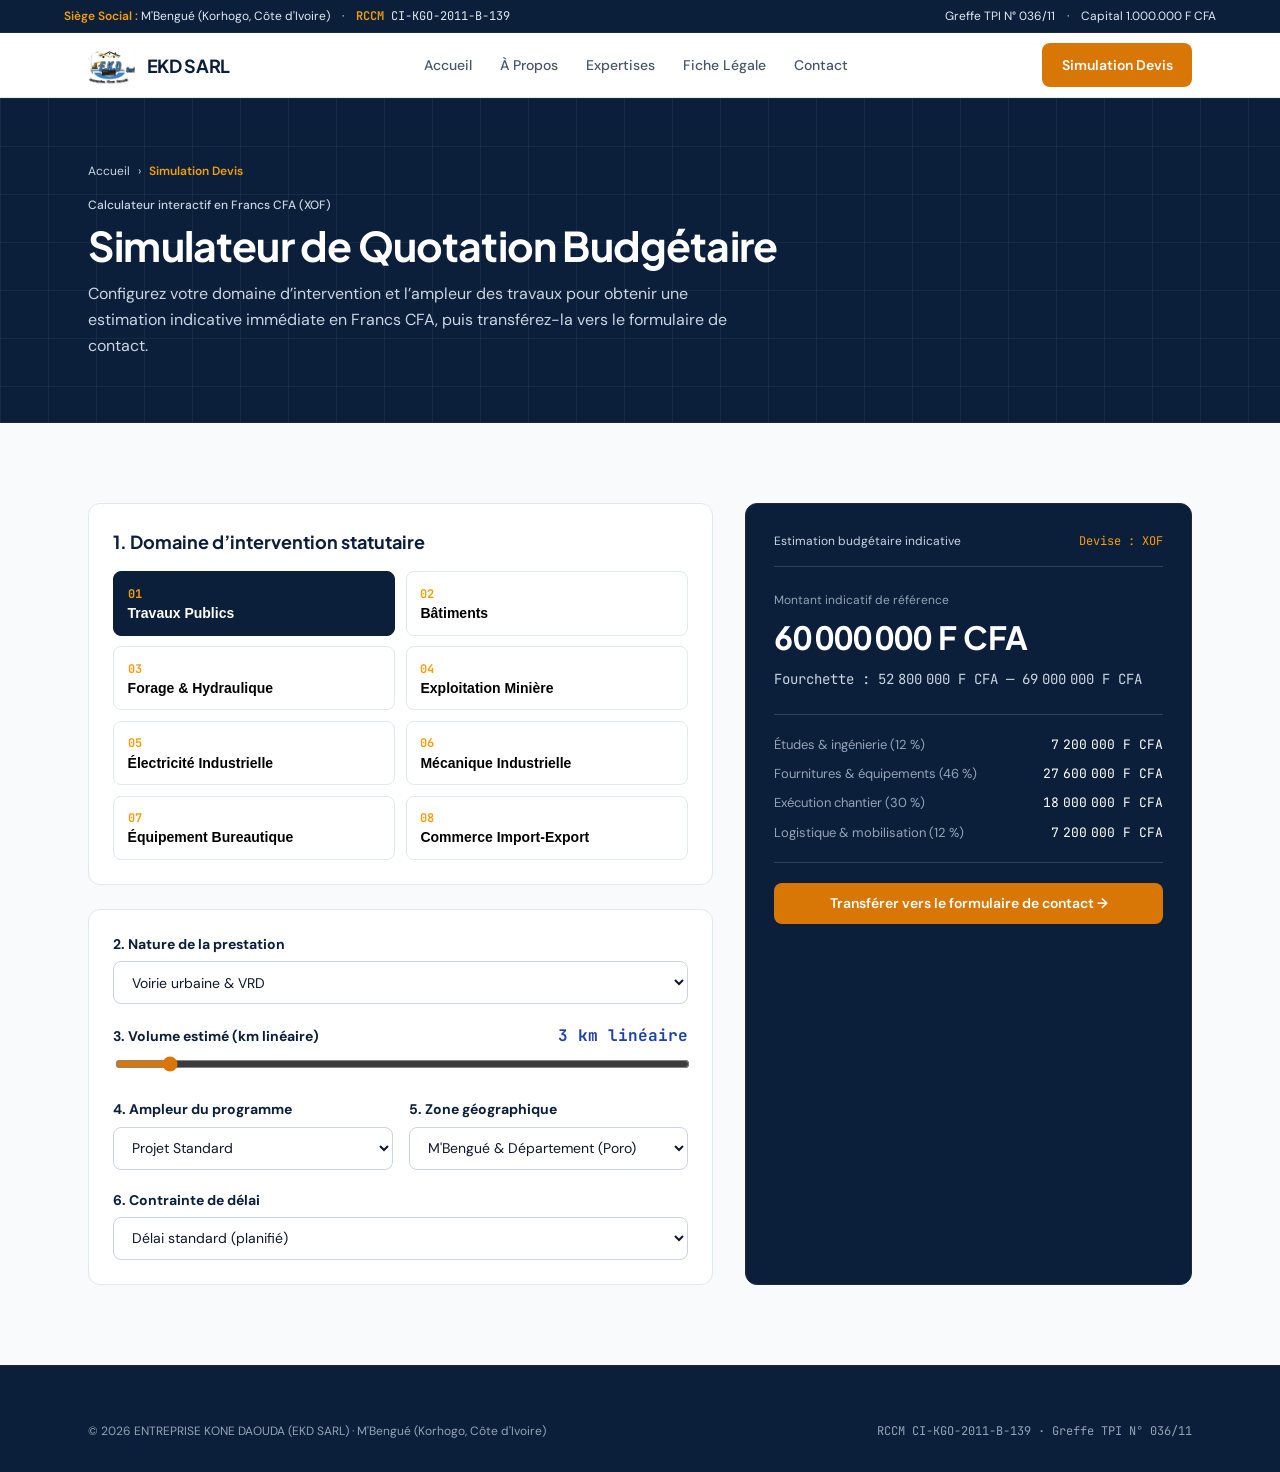
<file: simulation-devis.html>
<!doctype html>
<html lang="fr">
  <head>
    <meta charset="UTF-8" />
    <meta name="viewport" content="width=device-width, initial-scale=1.0" />
    <title>Simulation Devis (XOF) — EKD SARL</title>
    <link rel="stylesheet" href="styles.css" />
  </head>
  <body>
    <div class="top-info-bar">
      <div class="container top-info-inner">
        <div class="top-info-group"><span><strong class="top-info-accent">Siège Social :</strong> M'Bengué (Korhogo, Côte d'Ivoire)</span><span>·</span><span class="font-mono"><strong class="top-info-accent">RCCM</strong> CI-KGO-2011-B-139</span></div>
        <div class="top-info-group"><span>Greffe TPI N° 036/11</span><span>·</span><span>Capital 1.000.000 F CFA</span></div>
      </div>
    </div>
    <header class="site-header">
      <div class="container header-inner">
        <a href="index.html" class="brand-link"><img src="images/logo_ekd_sarl.jpeg" alt="Logo EKD SARL" class="brand-logo" /><span class="brand-wordmark">EKD SARL</span></a>
        <nav class="main-nav" aria-label="Navigation principale">
          <a href="index.html" class="nav-link">Accueil</a><a href="a-propos.html" class="nav-link">À Propos</a><a href="expertises.html" class="nav-link">Expertises</a><a href="fiche-legale.html" class="nav-link">Fiche Légale</a><a href="contact.html" class="nav-link">Contact</a>
        </nav>
        <div class="header-actions">
          <a href="simulation-devis.html" class="btn btn-primary header-cta">Simulation Devis</a>
          <button type="button" class="mobile-menu-btn" aria-label="Ouvrir le menu" onclick="document.getElementById('mobileDrawer').classList.toggle('open')">☰</button>
        </div>
      </div>
      <div id="mobileDrawer" class="mobile-drawer">
        <div class="mobile-drawer-meta">M'Bengué (Korhogo, Côte d'Ivoire) · RCCM CI-KGO-2011-B-139</div>
        <nav class="mobile-drawer-links" aria-label="Navigation mobile">
          <a href="index.html">Accueil</a><a href="a-propos.html">À Propos</a><a href="expertises.html">Expertises</a><a href="fiche-legale.html">Fiche Légale</a><a href="contact.html">Contact</a>
        </nav>
        <a href="simulation-devis.html" class="btn btn-primary" style="width: 100%">Simulation Devis (XOF)</a>
      </div>
    </header>
    <main>
      <section class="page-banner">
        <div class="container">
          <nav class="breadcrumb" aria-label="Fil d'Ariane"><a href="index.html">Accueil</a><span>›</span><span class="breadcrumb-current">Simulation Devis</span></nav>
          <p class="banner-kicker">Calculateur interactif en Francs CFA (XOF)</p>
          <h1 class="banner-title">Simulateur de Quotation Budgétaire</h1>
          <p class="banner-subtitle">Configurez votre domaine d’intervention et l’ampleur des travaux pour obtenir une estimation indicative immédiate en Francs CFA, puis transférez-la vers le formulaire de contact.</p>
        </div>
      </section>
      <section class="section">
        <div class="container">
          <div class="grid-asymmetric" style="grid-template-columns: 1fr; gap: 2rem" id="simLayout">
            <div style="display: flex; flex-direction: column; gap: 1.5rem">
              <div class="card"><h2 class="card-title" style="margin-bottom: 1rem">1. Domaine d’intervention statutaire</h2><div class="domain-select-grid" id="domainButtons"></div></div>
              <div class="card">
                <div class="form-group"><label for="scopeSelect" class="form-label" style="font-weight: 700; color: var(--navy)">2. Nature de la prestation</label><select id="scopeSelect" class="form-control" onchange="recalculate()"></select></div>
                <div class="form-group">
                  <div style="display: flex; justify-content: space-between; align-items: center; margin-bottom: 0.4rem"><label for="qtyRange" class="form-label" style="margin-bottom: 0; font-weight: 700; color: var(--navy)">3. Volume estimé (<span id="unitLabelText"></span>)</label><span id="qtyDisplay" class="font-mono tabular-nums" style="font-weight: 700; color: var(--cobalt)"></span></div>
                  <input id="qtyRange" type="range" style="width: 100%; accent-color: var(--amber)" oninput="recalculate()" />
                </div>
                <div class="grid-2" style="gap: 1rem">
                  <div class="form-group" style="margin-bottom: 0"><label for="scaleSelect" class="form-label" style="font-weight: 700; color: var(--navy)">4. Ampleur du programme</label><select id="scaleSelect" class="form-control" onchange="recalculate()"><option value="0.85">Intervention Ciblée</option><option value="1.0" selected>Projet Standard</option><option value="1.25">Envergure Industrielle / Publique</option></select></div>
                  <div class="form-group" style="margin-bottom: 0"><label for="zoneSelect" class="form-label" style="font-weight: 700; color: var(--navy)">5. Zone géographique</label><select id="zoneSelect" class="form-control" onchange="recalculate()"><option value="1.0">M'Bengué &amp; Département (Poro)</option><option value="1.06">Korhogo &amp; District des Savanes</option><option value="1.15">Autres régions (Côte d'Ivoire)</option></select></div>
                </div>
                <div class="form-group" style="margin-top: 1.25rem; margin-bottom: 0"><label for="urgencySelect" class="form-label" style="font-weight: 700; color: var(--navy)">6. Contrainte de délai</label><select id="urgencySelect" class="form-control" onchange="recalculate()"><option value="1.0">Délai standard (planifié)</option><option value="1.1">Déploiement prioritaire</option><option value="1.2">Mobilisation d’urgence (&lt; 10 jours)</option></select></div>
              </div>
            </div>
            <aside class="quote-sticky-panel">
              <div style="display: flex; justify-content: space-between; font-size: 0.75rem; padding-bottom: 1rem; border-bottom: 1px solid rgba(255,255,255,0.15)"><span style="color: #cbd5e1">Estimation budgétaire indicative</span><span class="font-mono" style="color: var(--amber-bright)">Devise : XOF</span></div>
              <div style="padding: 1.5rem 0; border-bottom: 1px solid rgba(255,255,255,0.15)"><p style="font-size: 0.75rem; color: #94a3b8">Montant indicatif de référence</p><p id="refXofDisplay" class="font-display tabular-nums" style="font-size: 2rem; font-weight: 700; color: #fff; margin-top: 0.25rem"></p><p id="rangeXofDisplay" class="font-mono tabular-nums" style="font-size: 0.875rem; color: #cbd5e1; margin-top: 0.5rem"></p></div>
              <div style="padding: 1.25rem 0; font-size: 0.8125rem; display: flex; flex-direction: column; gap: 0.6rem; border-bottom: 1px solid rgba(255,255,255,0.15)">
                <div style="display: flex; justify-content: space-between"><span style="color: #94a3b8">Études &amp; ingénierie (12 %)</span><span id="breakStudies" class="font-mono tabular-nums"></span></div>
                <div style="display: flex; justify-content: space-between"><span style="color: #94a3b8">Fournitures &amp; équipements (46 %)</span><span id="breakMaterials" class="font-mono tabular-nums"></span></div>
                <div style="display: flex; justify-content: space-between"><span style="color: #94a3b8">Exécution chantier (30 %)</span><span id="breakExecution" class="font-mono tabular-nums"></span></div>
                <div style="display: flex; justify-content: space-between"><span style="color: #94a3b8">Logistique &amp; mobilisation (12 %)</span><span id="breakLogistics" class="font-mono tabular-nums"></span></div>
              </div>
              <div style="padding-top: 1.25rem"><button type="button" onclick="transferToContact()" class="btn btn-primary" style="width: 100%">Transférer vers le formulaire de contact →</button></div>
            </aside>
          </div>
        </div>
      </section>
    </main>
    <footer class="site-footer"><div class="container"><div class="footer-bottom" style="padding-top: 0"><p>© 2026 ENTREPRISE KONE DAOUDA (EKD SARL) · M'Bengué (Korhogo, Côte d'Ivoire)</p><p class="font-mono">RCCM CI-KGO-2011-B-139 · Greffe TPI N° 036/11</p></div></div></footer>
    <script>
      if (window.innerWidth >= 1024) document.getElementById('simLayout').style.gridTemplateColumns = '7fr 5fr';
      window.addEventListener('resize', function () { document.getElementById('simLayout').style.gridTemplateColumns = window.innerWidth >= 1024 ? '7fr 5fr' : '1fr'; });
      var DOMAINS = [
        { id: 'travaux-publics', num: '01', title: 'Travaux Publics', unit: 'km linéaire', min: 1, max: 25, step: 1, def: 3, rate: 18500000, mob: 4500000, scopes: [{ label: 'Reprofilage piste rurale', m: 0.75 }, { label: 'Voirie urbaine & VRD', m: 1.0 }, { label: 'Dalots & ouvrages d’art', m: 1.35 }] },
        { id: 'batiments', num: '02', title: 'Bâtiments', unit: 'm² de surface', min: 60, max: 2500, step: 20, def: 240, rate: 265000, mob: 2800000, scopes: [{ label: 'Réhabilitation & finition', m: 0.65 }, { label: 'Bâtiment administratif / public', m: 1.0 }, { label: 'Entrepôt / bâtiment technique', m: 1.25 }] },
        { id: 'forage-hydraulique', num: '03', title: 'Forage & Hydraulique', unit: 'forage / station', min: 1, max: 15, step: 1, def: 2, rate: 9800000, mob: 1800000, scopes: [{ label: 'Forage pompe manuelle', m: 0.72 }, { label: 'Forage + pompage solaire', m: 1.0 }, { label: 'Mini-réseau HVA complet', m: 1.55 }] },
        { id: 'exploitation-miniere', num: '04', title: 'Exploitation Minière', unit: 'hectare', min: 1, max: 30, step: 1, def: 4, rate: 12500000, mob: 5500000, scopes: [{ label: 'Plateformes & pistes d’accès', m: 0.85 }, { label: 'Terrassement lourd de sols', m: 1.0 }, { label: 'Appui logistique continu', m: 1.4 }] },
        { id: 'electricite-industrielle', num: '05', title: 'Électricité Industrielle', unit: 'kVA', min: 50, max: 1250, step: 50, def: 250, rate: 95000, mob: 2200000, scopes: [{ label: 'Armoires TGBT & Basse Tension', m: 0.7 }, { label: 'Poste de transformation HTA/BT', m: 1.0 }, { label: 'Électrification site industriel', m: 1.35 }] },
        { id: 'mecanique-industrielle', num: '06', title: 'Mécanique Industrielle', unit: 'équipement / mois', min: 1, max: 20, step: 1, def: 3, rate: 1850000, mob: 650000, scopes: [{ label: 'Groupes électrogènes / motopompes', m: 0.8 }, { label: 'Réparation engins lourds', m: 1.0 }, { label: 'Contrat maintenance annuel', m: 1.45 }] },
        { id: 'equipement-bureautique', num: '07', title: 'Équipement Bureautique', unit: 'poste complet', min: 5, max: 150, step: 5, def: 20, rate: 780000, mob: 450000, scopes: [{ label: 'Matériel informatique & onduleurs', m: 0.85 }, { label: 'Pack Informatique + Mobilier', m: 1.0 }, { label: 'Aménagement direction complet', m: 1.3 }] },
        { id: 'commerce-import-export', num: '08', title: 'Commerce Import-Export', unit: 'lot / tonne', min: 5, max: 200, step: 5, def: 25, rate: 420000, mob: 850000, scopes: [{ label: 'Fournitures industrielles & EPI', m: 0.75 }, { label: 'Approvisionnement matériaux BTP', m: 1.0 }, { label: 'Sourcing import-export sur mesure', m: 1.35 }] }
      ];
      var urlParams = new URLSearchParams(window.location.search);
      var paramId = urlParams.get('domaine');
      var activeDomain = DOMAINS.find(function (d) { return d.id === paramId; }) || DOMAINS[0];
      var lastSummary = null;
      function formatXof(val) { return new Intl.NumberFormat('fr-FR').format(Math.round(val / 50000) * 50000) + ' F CFA'; }
      function renderDomainButtons() {
        var wrap = document.getElementById('domainButtons'); wrap.innerHTML = '';
        DOMAINS.forEach(function (d) {
          var btn = document.createElement('button'); btn.type = 'button';
          btn.className = 'domain-option-btn' + (d.id === activeDomain.id ? ' selected' : '');
          btn.innerHTML = '<div class="font-mono" style="font-size:0.75rem;font-weight:700;color:var(--amber-bright)">' + d.num + '</div><div style="font-weight:600;font-size:0.875rem;margin-top:0.2rem">' + d.title + '</div>';
          btn.onclick = function () { activeDomain = d; renderDomainButtons(); initDomainInputs(); };
          wrap.appendChild(btn);
        });
      }
      function initDomainInputs() {
        var scopeSelect = document.getElementById('scopeSelect'); scopeSelect.innerHTML = '';
        activeDomain.scopes.forEach(function (s, idx) { var opt = document.createElement('option'); opt.value = s.m; opt.textContent = s.label; if (idx === 1) opt.selected = true; scopeSelect.appendChild(opt); });
        var range = document.getElementById('qtyRange'); range.min = activeDomain.min; range.max = activeDomain.max; range.step = activeDomain.step; range.value = activeDomain.def;
        document.getElementById('unitLabelText').textContent = activeDomain.unit; recalculate();
      }
      function recalculate() {
        var qty = Number(document.getElementById('qtyRange').value), scopeMult = Number(document.getElementById('scopeSelect').value), scaleMult = Number(document.getElementById('scaleSelect').value), zoneMult = Number(document.getElementById('zoneSelect').value), urgencyMult = Number(document.getElementById('urgencySelect').value);
        document.getElementById('qtyDisplay').textContent = qty + ' ' + activeDomain.unit;
        var total = ((qty * activeDomain.rate * scopeMult * scaleMult) + activeDomain.mob) * zoneMult * urgencyMult, minXof = total * 0.88, maxXof = total * 1.15;
        document.getElementById('refXofDisplay').textContent = formatXof(total);
        document.getElementById('rangeXofDisplay').textContent = 'Fourchette : ' + formatXof(minXof) + ' — ' + formatXof(maxXof);
        document.getElementById('breakStudies').textContent = formatXof(total * 0.12); document.getElementById('breakMaterials').textContent = formatXof(total * 0.46); document.getElementById('breakExecution').textContent = formatXof(total * 0.30); document.getElementById('breakLogistics').textContent = formatXof(total * 0.12);
        var sSel = document.getElementById('scopeSelect'), zSel = document.getElementById('zoneSelect');
        lastSummary = { domainId: activeDomain.id, domainNum: activeDomain.num, domainTitle: activeDomain.title, scopeLabel: sSel.options[sSel.selectedIndex].text, qty: qty, unit: activeDomain.unit, zoneLabel: zSel.options[zSel.selectedIndex].text, refText: formatXof(total), rangeText: formatXof(minXof) + ' à ' + formatXof(maxXof) };
      }
      function transferToContact() { if (lastSummary) localStorage.setItem('ekd_quote_transfer', JSON.stringify(lastSummary)); window.location.href = 'contact.html?from=sim'; }
      renderDomainButtons(); initDomainInputs();
    </script>
      <script src="loader.js"></script>
  </body>
</html>
</file>
<file: styles.css>
/* EKD SARL — Feuille de style institutionnelle autonome (Responsive Mobile, Tablette & Desktop) */
@import url('https://fonts.googleapis.com/css2?family=DM+Sans:wght@400;500;600;700&family=JetBrains+Mono:wght@400;500;600;700&family=Plus+Jakarta+Sans:wght@600;700;800&display=swap');

:root {
  --navy: #0B1F3A;
  --navy-light: #163257;
  --cobalt: #1E40AF;
  --amber: #D97706;
  --amber-hover: #B45309;
  --amber-bright: #F59E0B;
  --canvas: #F8FAFC;
  --surface: #FFFFFF;
  --ink: #0F172A;
  --muted: #475569;
  --subtle: #64748B;
  --border: #E2E8F0;
  --font-display: 'Plus Jakarta Sans', system-ui, -apple-system, sans-serif;
  --font-sans: 'DM Sans', system-ui, -apple-system, sans-serif;
  --font-mono: 'JetBrains Mono', ui-monospace, monospace;
}

*, *::before, *::after { box-sizing: border-box; }
html { font-family: var(--font-sans); scroll-behavior: smooth; color: var(--ink); background-color: var(--canvas); line-height: 1.5; }
body { margin: 0; min-height: 100vh; display: flex; flex-direction: column; -webkit-font-smoothing: antialiased; }
h1, h2, h3, h4, .font-display { font-family: var(--font-display); margin: 0; text-wrap: balance; }
p { margin: 0; }
a { color: inherit; text-decoration: none; }
img { display: block; max-width: 100%; }
.font-mono { font-family: var(--font-mono); }
.tabular-nums { font-variant-numeric: tabular-nums; }

.container { width: 100%; max-width: 1152px; margin-left: auto; margin-right: auto; padding-left: 1rem; padding-right: 1rem; }
@media (min-width: 640px) { .container { padding-left: 1.5rem; padding-right: 1.5rem; } }

.top-info-bar { display: none; background-color: var(--navy); color: #E2E8F0; border-bottom: 1px solid #1E293B; font-size: 0.75rem; }
@media (min-width: 640px) { .top-info-bar { display: block; } }
.top-info-inner { display: flex; align-items: center; justify-content: space-between; gap: 1rem; padding: 0.45rem 0; }
.top-info-group { display: flex; align-items: center; gap: 0.75rem; flex-wrap: wrap; }
.top-info-accent { color: var(--amber-bright); font-weight: 600; }

.site-header { position: sticky; top: 0; z-index: 40; background-color: rgba(255, 255, 255, 0.96); backdrop-filter: blur(8px); border-bottom: 1px solid var(--border); }
.header-inner { height: 4rem; display: flex; align-items: center; justify-content: space-between; gap: 2rem; }
.brand-link { display: flex; align-items: center; gap: 0.75rem; white-space: nowrap; flex-shrink: 0; }
.brand-logo { height: 2.5rem; width: auto; object-fit: contain; border-radius: 4px; }
.brand-wordmark { font-family: var(--font-display); font-size: 1.125rem; font-weight: 700; letter-spacing: -0.02em; color: var(--navy); }
.main-nav { display: none; align-items: center; gap: 1.75rem; }
@media (min-width: 1024px) { .main-nav { display: flex; } }
.nav-link { position: relative; padding: 0.25rem 0; font-size: 0.875rem; font-weight: 500; color: var(--muted); white-space: nowrap; flex-shrink: 0; transition: color 150ms ease; }
.nav-link:hover { color: var(--navy); }
.nav-link.active { color: var(--navy); font-weight: 600; }
.nav-link.active::after { content: ''; position: absolute; left: 0; right: 0; bottom: -0.25rem; height: 2px; background-color: var(--amber); }
.header-actions { display: flex; align-items: center; gap: 0.75rem; flex-shrink: 0; }

.btn { display: inline-flex; align-items: center; justify-content: center; gap: 0.5rem; padding: 0.65rem 1.15rem; font-family: var(--font-sans); font-size: 0.875rem; font-weight: 600; border-radius: 0.5rem; border: 1px solid transparent; cursor: pointer; white-space: nowrap; transition: background-color 150ms ease, color 150ms ease, border-color 150ms ease; }
.btn-primary { background-color: var(--amber); color: #FFFFFF; }
.btn-primary:hover { background-color: var(--amber-hover); }
.btn-navy { background-color: var(--navy); color: #FFFFFF; }
.btn-navy:hover { background-color: var(--navy-light); }
.btn-outline { background-color: #FFFFFF; color: var(--navy); border-color: #CBD5E1; }
.btn-outline:hover { background-color: #F1F5F9; }
.btn-lg { padding: 0.85rem 1.5rem; }
.header-cta { display: none; }
@media (min-width: 640px) { .header-cta { display: inline-flex; } }
.mobile-menu-btn { display: inline-flex; align-items: center; justify-content: center; width: 2.75rem; height: 2.75rem; border-radius: 0.5rem; border: 1px solid var(--border); background: #FFFFFF; color: var(--ink); cursor: pointer; }
@media (min-width: 1024px) { .mobile-menu-btn { display: none; } }

.mobile-drawer { display: none; background-color: #FFFFFF; border-top: 1px solid var(--border); padding: 1rem; box-shadow: 0 10px 25px rgba(15, 23, 42, 0.08); }
.mobile-drawer.open { display: block; }
.mobile-drawer-meta { font-size: 0.75rem; color: var(--subtle); padding-bottom: 0.75rem; margin-bottom: 0.5rem; border-bottom: 1px solid #F1F5F9; }
.mobile-drawer-links { display: flex; flex-direction: column; gap: 0.25rem; margin-bottom: 0.75rem; }
.mobile-drawer-links a { padding: 0.75rem; border-radius: 0.5rem; font-size: 0.9375rem; font-weight: 500; color: #334155; }
.mobile-drawer-links a.active { background-color: #F1F5F9; color: var(--navy); font-weight: 600; }

main { flex: 1; }
.hero-section { position: relative; background-color: var(--navy); color: #FFFFFF; overflow: hidden; }
.hero-bg { position: absolute; inset: 0; width: 100%; height: 100%; object-fit: cover; }
.hero-scrim { position: absolute; inset: 0; background: linear-gradient(90deg, rgba(11, 31, 58, 0.95) 0%, rgba(11, 31, 58, 0.8) 55%, rgba(11, 31, 58, 0.35) 100%); }
.hero-content { position: relative; padding: 5rem 0; max-width: 42rem; }
@media (min-width: 1024px) { .hero-content { padding: 7.5rem 0; } }
.hero-kicker { font-size: 0.875rem; font-weight: 600; color: var(--amber-bright); margin-bottom: 0.75rem; }
.hero-title { font-size: clamp(2.25rem, 4vw, 3.4rem); font-weight: 700; line-height: 1.1; letter-spacing: -0.02em; color: #FFFFFF; }
.hero-subtitle { margin-top: 1.25rem; font-size: 1.0625rem; color: #E2E8F0; line-height: 1.65; max-width: 36rem; }
.hero-actions { margin-top: 2rem; display: flex; flex-wrap: wrap; align-items: center; gap: 1.25rem; }
.hero-link { font-size: 0.9375rem; font-weight: 600; color: #FFFFFF; transition: color 150ms ease; }
.hero-link:hover { color: var(--amber-bright); }

.page-banner { position: relative; background-color: var(--navy); color: #FFFFFF; border-bottom: 1px solid #1E293B; padding: 3rem 0; background-image: linear-gradient(to right, rgba(255, 255, 255, 0.05) 1px, transparent 1px), linear-gradient(to bottom, rgba(255, 255, 255, 0.05) 1px, transparent 1px); background-size: 48px 48px; }
@media (min-width: 640px) { .page-banner { padding: 4rem 0; } }
.breadcrumb { display: flex; align-items: center; gap: 0.5rem; font-size: 0.75rem; color: #CBD5E1; margin-bottom: 1rem; }
.breadcrumb-current { color: var(--amber-bright); font-weight: 600; }
.banner-kicker { font-size: 0.75rem; font-weight: 500; color: #CBD5E1; margin-bottom: 0.5rem; }
.banner-title { font-size: clamp(1.875rem, 3.2vw, 2.75rem); font-weight: 700; line-height: 1.15; letter-spacing: -0.02em; color: #FFFFFF; max-width: 48rem; }
.banner-subtitle { margin-top: 0.75rem; font-size: 1rem; color: #CBD5E1; max-width: 42rem; line-height: 1.6; }

.metrics-strip { background-color: #FFFFFF; border-bottom: 1px solid var(--border); }
.metrics-grid { display: grid; grid-template-columns: 1fr; }
@media (min-width: 640px) { .metrics-grid { grid-template-columns: repeat(2, 1fr); } }
@media (min-width: 1024px) { .metrics-grid { grid-template-columns: repeat(4, 1fr); } }
.metric-cell { padding: 1.5rem 0; border-bottom: 1px solid var(--border); }
.metric-cell:last-child { border-bottom: none; }
@media (min-width: 1024px) {
  .metric-cell { padding: 1.5rem; border-bottom: none; border-right: 1px solid var(--border); }
  .metric-cell:first-child { padding-left: 0; }
  .metric-cell:last-child { padding-right: 0; border-right: none; }
}
.metric-label { font-size: 0.75rem; font-weight: 500; color: var(--subtle); }
.metric-value { margin-top: 0.25rem; font-family: var(--font-display); font-size: 1.25rem; font-weight: 700; color: var(--navy); }
.metric-detail { margin-top: 0.25rem; font-size: 0.75rem; color: var(--muted); }

.section { padding: 4rem 0; }
@media (min-width: 640px) { .section { padding: 5rem 0; } }
.section-white { background-color: #FFFFFF; border-top: 1px solid var(--border); border-bottom: 1px solid var(--border); }
.section-header { display: flex; flex-direction: column; gap: 1rem; margin-bottom: 2.5rem; }
@media (min-width: 768px) { .section-header { flex-direction: row; align-items: flex-end; justify-content: space-between; } }
.section-kicker { font-size: 0.875rem; font-weight: 600; color: var(--cobalt); margin-bottom: 0.5rem; }
.section-title { font-size: clamp(1.75rem, 2.5vw, 2.25rem); font-weight: 700; color: var(--navy); letter-spacing: -0.02em; }
.section-lead { margin-top: 0.75rem; font-size: 1rem; color: var(--muted); max-width: 40rem; line-height: 1.6; }

.grid-4 { display: grid; grid-template-columns: 1fr; gap: 1.25rem; }
@media (min-width: 768px) { .grid-4 { grid-template-columns: repeat(2, 1fr); } }
@media (min-width: 1024px) { .grid-4 { grid-template-columns: repeat(4, 1fr); } }
.grid-3 { display: grid; grid-template-columns: 1fr; gap: 1.5rem; }
@media (min-width: 768px) { .grid-3 { grid-template-columns: repeat(3, 1fr); } }
.grid-2 { display: grid; grid-template-columns: 1fr; gap: 2rem; }
@media (min-width: 1024px) { .grid-2 { grid-template-columns: repeat(2, 1fr); } }
.grid-asymmetric { display: grid; grid-template-columns: 1fr; gap: 2rem; }
@media (min-width: 1024px) { .grid-asymmetric { grid-template-columns: 5fr 7fr; } }

.card { background-color: #FFFFFF; border: 1px solid var(--border); border-radius: 0.75rem; padding: 1.5rem; display: flex; flex-direction: column; justify-content: space-between; }
.card-meta { display: flex; align-items: center; justify-content: space-between; gap: 0.5rem; margin-bottom: 1rem; }
.card-num { font-family: var(--font-mono); font-size: 0.875rem; font-weight: 700; color: var(--amber); }
.card-cat { font-size: 0.75rem; color: var(--subtle); }
.card-title { font-size: 1.125rem; font-weight: 700; color: var(--navy); }
.card-text { margin-top: 0.625rem; font-size: 0.875rem; color: var(--muted); line-height: 1.6; }
.card-footer { margin-top: 1.5rem; padding-top: 1rem; border-top: 1px solid #F1F5F9; display: flex; align-items: center; justify-content: space-between; font-size: 0.75rem; font-weight: 600; }

.expertise-row { background-color: #FFFFFF; border: 1px solid var(--border); border-radius: 0.75rem; overflow: hidden; display: grid; grid-template-columns: 1fr; margin-bottom: 1.75rem; }
@media (min-width: 1024px) { .expertise-row { grid-template-columns: 4fr 8fr; } }
.expertise-img-wrap { min-height: 240px; background-color: #E2E8F0; }
.expertise-img-wrap img { width: 100%; height: 100%; object-fit: cover; }
.expertise-body { padding: 1.75rem; display: flex; flex-direction: column; justify-content: space-between; }
.checklist { margin: 1.25rem 0; padding: 0; list-style: none; display: grid; grid-template-columns: 1fr; gap: 0.5rem; }
@media (min-width: 640px) { .checklist { grid-template-columns: repeat(2, 1fr); } }
.checklist li { font-size: 0.875rem; color: #334155; padding-left: 1.25rem; position: relative; }
.checklist li::before { content: '✓'; position: absolute; left: 0; color: var(--cobalt); font-weight: 700; }

.navy-box { background-color: var(--navy); color: #FFFFFF; border-radius: 1rem; padding: 2rem; border: 1px solid #1E293B; }
@media (min-width: 640px) { .navy-box { padding: 3rem; } }
.step-card { background-color: rgba(255, 255, 255, 0.05); border: 1px solid rgba(255, 255, 255, 0.12); border-radius: 0.75rem; padding: 1.25rem; }

.legal-table { background-color: #FFFFFF; border: 1px solid var(--border); border-radius: 0.75rem; overflow: hidden; margin-bottom: 2rem; }
.legal-table-header { padding: 1.25rem 1.5rem; background-color: #F8FAFC; border-bottom: 1px solid var(--border); font-family: var(--font-display); font-size: 1.125rem; font-weight: 700; color: var(--navy); }
.legal-row { padding: 1rem 1.5rem; border-bottom: 1px solid var(--border); display: grid; grid-template-columns: 1fr; gap: 0.35rem; }
.legal-row:last-child { border-bottom: none; }
@media (min-width: 640px) { .legal-row { grid-template-columns: 4fr 8fr; align-items: center; gap: 1rem; } }
.legal-dt { font-size: 0.875rem; font-weight: 500; color: var(--subtle); }
.legal-dd { font-size: 0.9375rem; font-weight: 600; color: var(--navy); }

.form-group { margin-bottom: 1.25rem; }
.form-label { display: block; font-size: 0.875rem; font-weight: 500; color: #334155; margin-bottom: 0.4rem; }
.form-control { width: 100%; padding: 0.65rem 0.875rem; font-family: var(--font-sans); font-size: 0.875rem; color: var(--ink); background-color: #FFFFFF; border: 1px solid #CBD5E1; border-radius: 0.5rem; }
.form-control:focus { outline: 2px solid var(--cobalt); outline-offset: 1px; border-color: var(--cobalt); }
.domain-select-grid { display: grid; grid-template-columns: 1fr; gap: 0.65rem; }
@media (min-width: 640px) { .domain-select-grid { grid-template-columns: repeat(2, 1fr); } }
.domain-option-btn { text-align: left; padding: 0.85rem; border-radius: 0.5rem; border: 1px solid var(--border); background-color: #FFFFFF; cursor: pointer; transition: border-color 150ms ease, background-color 150ms ease; }
.domain-option-btn.selected { background-color: var(--navy); border-color: var(--navy); color: #FFFFFF; }
.quote-sticky-panel { background-color: var(--navy); color: #FFFFFF; border-radius: 0.75rem; padding: 1.75rem; border: 1px solid #1E293B; }
@media (min-width: 1024px) { .quote-sticky-panel { position: sticky; top: 5.5rem; } }

.toast-container { position: fixed; bottom: 1.25rem; right: 1.25rem; z-index: 50; max-width: 26rem; width: calc(100vw - 2.5rem); display: flex; flex-direction: column; gap: 0.75rem; }
.toast { background-color: #FFFFFF; border: 1px solid #6EE7B7; border-radius: 0.5rem; padding: 1rem; box-shadow: 0 10px 25px rgba(15, 23, 42, 0.14); }
.toast-title { font-size: 0.875rem; font-weight: 700; color: var(--ink); }
.toast-desc { margin-top: 0.25rem; font-size: 0.75rem; color: var(--muted); line-height: 1.5; }

.site-footer { background-color: var(--navy); color: #CBD5E1; border-top: 1px solid #1E293B; padding: 3.5rem 0 2rem; }
.footer-grid { display: grid; grid-template-columns: 1fr; gap: 2.5rem; padding-bottom: 2.5rem; border-bottom: 1px solid #1E293B; }
@media (min-width: 768px) { .footer-grid { grid-template-columns: repeat(2, 1fr); } }
@media (min-width: 1024px) { .footer-grid { grid-template-columns: 4fr 3fr 2fr 3fr; } }
.footer-heading { font-family: var(--font-display); font-size: 0.875rem; font-weight: 700; color: #FFFFFF; margin-bottom: 0.85rem; }
.footer-list { list-style: none; padding: 0; margin: 0; display: flex; flex-direction: column; gap: 0.5rem; font-size: 0.875rem; }
.footer-list a:hover { color: #FFFFFF; }
.footer-bottom { padding-top: 1.5rem; display: flex; flex-direction: column; gap: 0.75rem; font-size: 0.75rem; color: #94A3B8; }
@media (min-width: 640px) { .footer-bottom { flex-direction: row; align-items: center; justify-content: space-between; } }

.filter-bar { display: flex; flex-wrap: wrap; gap: 0.5rem; }
.filter-tab { padding: 0.5rem 1rem; font-size: 0.8125rem; font-weight: 500; border-radius: 0.5rem; border: none; background-color: #F1F5F9; color: #334155; cursor: pointer; }
.filter-tab.active { background-color: var(--navy); color: #FFFFFF; }

@media print { .no-print { display: none !important; } }

/* Startup & Page Transition Spinner */
.ekd-loader {
  position: fixed;
  inset: 0;
  z-index: 9999;
  display: flex;
  flex-direction: column;
  align-items: center;
  justify-content: center;
  background-color: var(--navy);
  color: #FFFFFF;
  transition: opacity 220ms cubic-bezier(0.16, 1, 0.3, 1), visibility 220ms;
}

.ekd-loader.transition-mode {
  background-color: rgba(255, 255, 255, 0.92);
  backdrop-filter: blur(6px);
  color: var(--navy);
}

.ekd-loader.hidden {
  opacity: 0;
  visibility: hidden;
  pointer-events: none;
}

.ekd-loader-ring {
  position: relative;
  width: 5rem;
  height: 5rem;
  display: flex;
  align-items: center;
  justify-content: center;
}

.ekd-loader-track {
  position: absolute;
  inset: 0;
  border-radius: 9999px;
  border: 4px solid rgba(255, 255, 255, 0.16);
}

.ekd-loader.transition-mode .ekd-loader-track {
  border-color: #E2E8F0;
}

.ekd-loader-spin {
  position: absolute;
  inset: 0;
  border-radius: 9999px;
  border: 4px solid transparent;
  border-top-color: var(--amber-bright);
  border-right-color: rgba(245, 158, 11, 0.4);
  animation: ekdSpin 0.8s linear infinite;
}

.ekd-loader.transition-mode .ekd-loader-spin {
  border-top-color: var(--amber);
  border-right-color: rgba(30, 64, 175, 0.35);
}

.ekd-loader-logo {
  width: 2.75rem;
  height: 2.75rem;
  border-radius: 9999px;
  background-color: #FFFFFF;
  padding: 0.35rem;
  display: flex;
  align-items: center;
  justify-content: center;
  overflow: hidden;
  box-shadow: 0 2px 6px rgba(0, 0, 0, 0.12);
}

.ekd-loader-logo img {
  width: 100%;
  height: 100%;
  object-fit: contain;
}

.ekd-loader-title {
  margin-top: 1.25rem;
  font-family: var(--font-display);
  font-size: 0.875rem;
  font-weight: 700;
}

.ekd-loader-sub {
  margin-top: 0.25rem;
  font-size: 0.75rem;
  opacity: 0.8;
}

@keyframes ekdSpin {
  to { transform: rotate(360deg); }
}

@media (prefers-reduced-motion: reduce) {
  .ekd-loader-spin { animation: none; }
}
</file>
